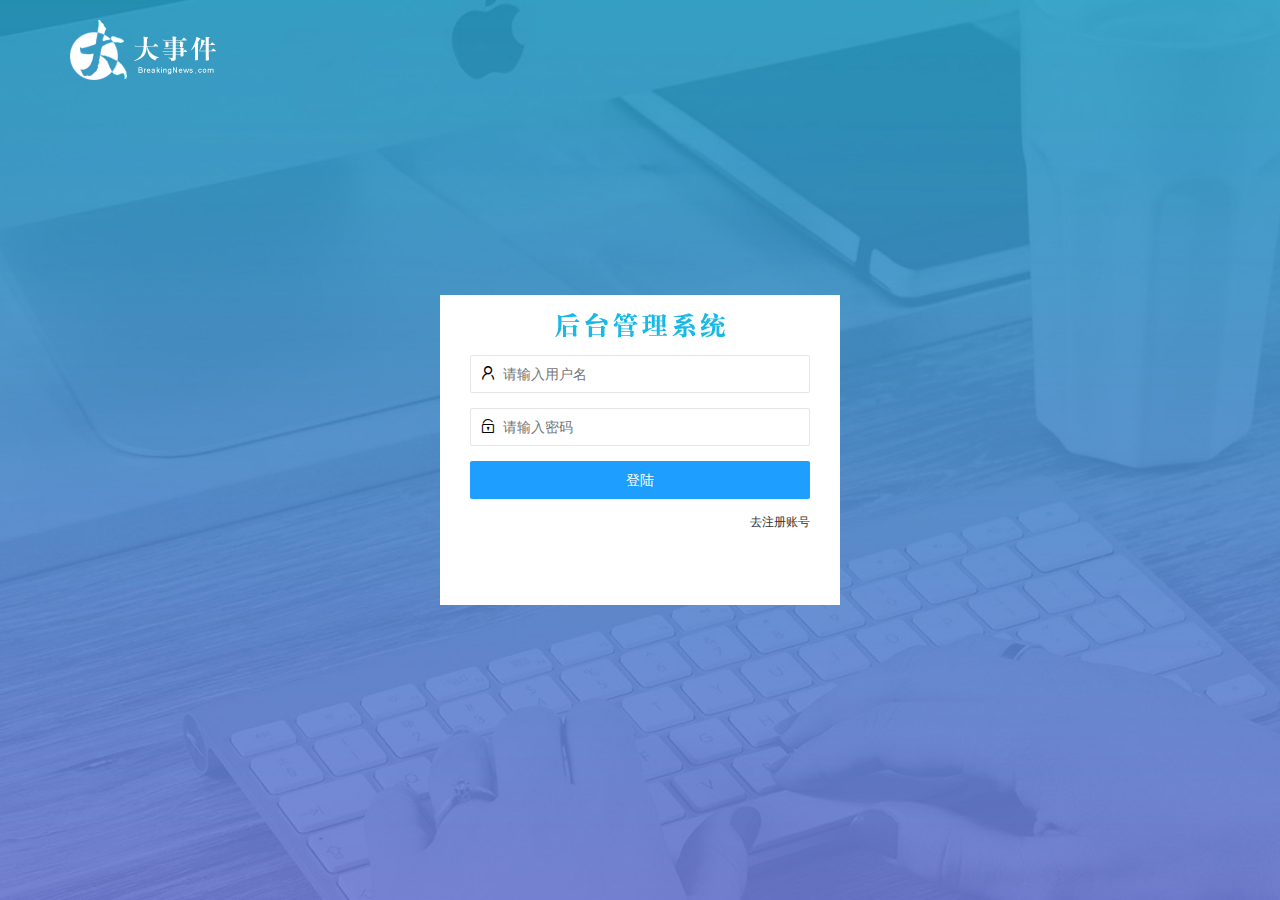
<file: login.html>
<!DOCTYPE html>
<html lang="en">

<head>
    <meta charset="UTF-8">
    <meta name="viewport" content="width=device-width, initial-scale=1.0">
    <title>大事件-登陆/注册</title>
    <!-- 引入layUI的css样式 -->
    <link rel="stylesheet" href="./assets/lib/layui/css/layui.css">
    <!-- 引入自己的css样式 -->
    <link rel="stylesheet" href="./assets/css/login.css">
</head>

<body>
    <!-- 大事件logo -->
    <div class="layui-main">
        <img src="./assets/images/logo.png" alt="logo" class="login_logo">
    </div>
    <!-- 登录注册 -->
    <div class="loginAndRegBox">
        <!-- 表头 -->
        <div class="title_box"></div>

        <!-- 登陆-->
        <div class="login_box">
            <!-- 登陆的表单 -->
            <form class="layui-form" id="form_login">
                <!-- 用户名 -->
                <div class="layui-form-item">
                    <i class="layui-icon layui-icon-username"></i>
                    <input type="text" name="username" required lay-verify="required" placeholder="请输入用户名" autocomplete="off" class="layui-input">
                </div>
                <!-- 密码 -->
                <div class="layui-form-item">
                    <i class="layui-icon layui-icon-password"></i>
                    <input type="password" name="password" required lay-verify="required|pwd" placeholder="请输入密码" autocomplete="off" class="layui-input">
                </div>
                <!-- 登陆按钮 -->
                <!-- lay-submit属性是提交按钮的特有属性 -->
                <div class="layui-form-item">
                    <button class="layui-btn layui-btn-fluid layui-btn-normal" lay-submit>登陆</button>
                </div>
                <div class="layui-form-item links">
                    <a href="javascript:;" id="link_reg">去注册账号</a>
                </div>
            </form>
        </div>

        <!-- 注册 -->
        <div class="reg_box">
            <!-- 注册的表单 -->
            <form class="layui-form" id="form_reg">
                <!-- 用户名 -->
                <div class="layui-form-item">
                    <i class="layui-icon layui-icon-username"></i>
                    <input type="text" name="username" required lay-verify="required" placeholder="请输入用户名" autocomplete="off" class="layui-input">
                </div>
                <!-- 密码 -->
                <div class="layui-form-item">
                    <i class="layui-icon layui-icon-password"></i>
                    <input type="password" name="password" required lay-verify="required|pwd" placeholder="请输入密码" autocomplete="off" class="layui-input" id="passwords">
                </div>
                <!-- 确认密码 -->
                <div class="layui-form-item">
                    <i class="layui-icon layui-icon-password"></i>
                    <input type="password" name="repassword" required lay-verify="required|pwd|repwd" placeholder="再次确认密码" autocomplete="off" class="layui-input">
                </div>
                <!-- 登陆按钮 -->
                <!-- lay-submit属性是提交按钮的特有属性 -->
                <div class="layui-form-item">
                    <button class="layui-btn layui-btn-fluid layui-btn-normal" lay-submit>注册</button>
                </div>
                <div class="layui-form-item links">
                    <a href="javascript:;" id="link_login">去登陆</a>
                </div>
            </form>
        </div>

    </div>
    <!-- layui的js文件 -->
    <script src="./assets/lib/layui/layui.all.js"></script>
    <script src="./assets/lib/jquery.js"></script>
    <script src="./assets/js/baseAPI.js"></script>
    <script src="./assets/js/login.js"></script>
</body>

</html>
</file>
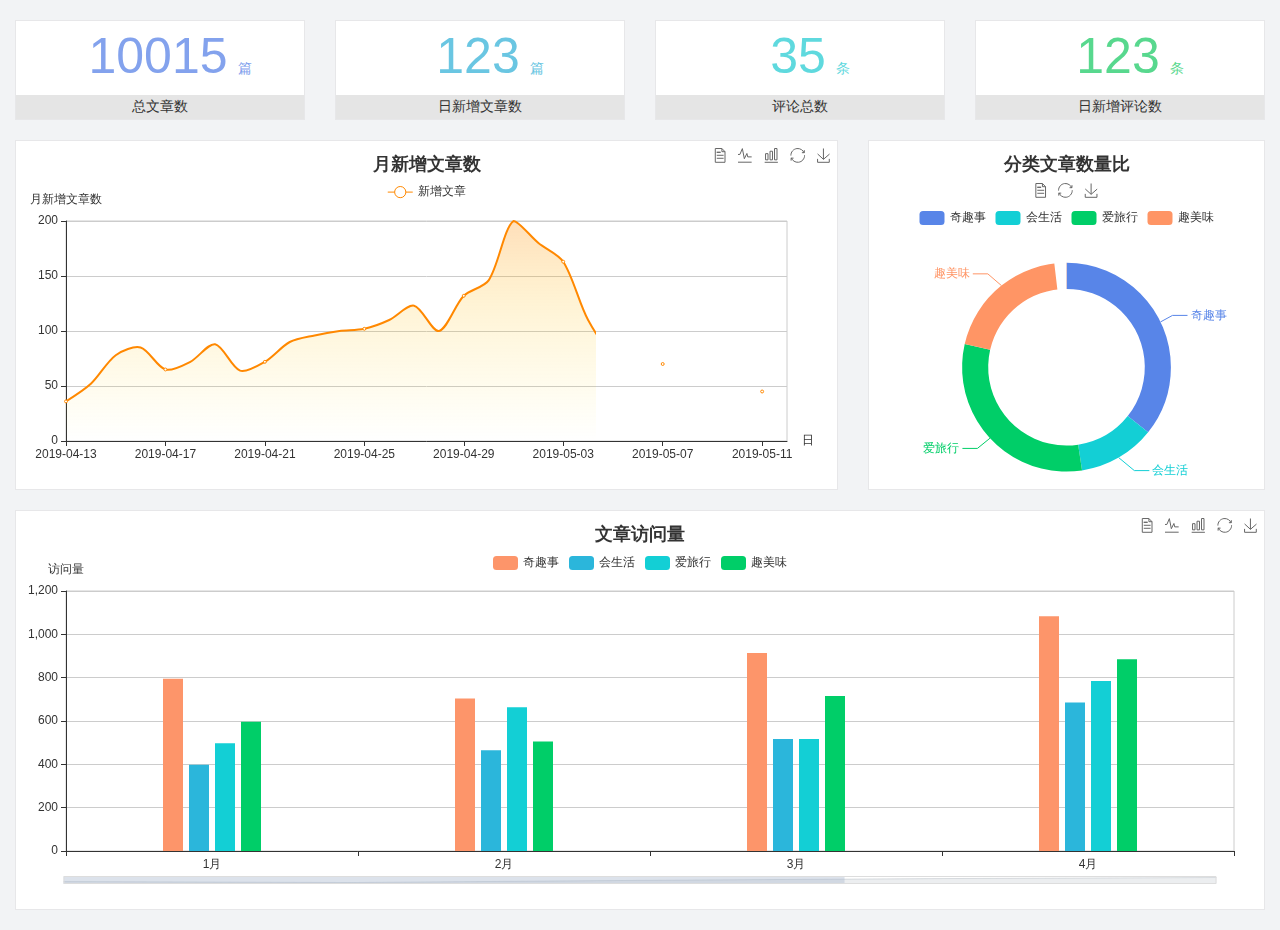
<file: home/dashboard.html>
<!DOCTYPE html>
<html lang="en">

<head>
  <meta charset="UTF-8">
  <meta name="viewport" content="width=device-width, initial-scale=1.0">
  <meta http-equiv="X-UA-Compatible" content="ie=edge">
  <title>图表统计</title>
  <link rel="stylesheet" href="../../assets/lib/bootstrap.css" />
  <link rel="stylesheet" href="../../assets/lib/main.css" />
  <script src="../../assets/lib/jquery.js"></script>
  <script type="text/javascript" src="../../assets/lib/echarts.min.js"></script>
</head>

<body>
  <div class="container-fluid">
    <div class="row spannel_list">
      <div class="col-sm-3 col-xs-6">
        <div class="spannel">
          <em>10015</em><span>篇</span>
          <b>总文章数</b>
        </div>
      </div>
      <div class="col-sm-3 col-xs-6">
        <div class="spannel scolor01">
          <em>123</em><span>篇</span>
          <b>日新增文章数</b>
        </div>
      </div>
      <div class="col-sm-3 col-xs-6">
        <div class="spannel scolor02">
          <em>35</em><span>条</span>
          <b>评论总数</b>
        </div>
      </div>
      <div class="col-sm-3 col-xs-6">
        <div class="spannel scolor03">
          <em>123</em><span>条</span>
          <b>日新增评论数</b>
        </div>
      </div>
    </div>
  </div>

  <div class="container-fluid">
    <div class="row curve-pie">
      <div class="col-lg-8 col-md-8">
        <div class="gragh_pannel" id="curve_show"></div>
      </div>
      <div class="col-lg-4 col-md-4">
        <div class="gragh_pannel" id="pie_show"></div>
      </div>
    </div>
  </div>

  <div class="container-fluid">
    <div class="column_pannel" id="column_show"></div>
  </div>

  <script>
    var oChart = echarts.init(document.getElementById('curve_show'));
    var aList_all = [
      { 'count': 36, 'date': '2019-04-13' },
      { 'count': 52, 'date': '2019-04-14' },
      { 'count': 78, 'date': '2019-04-15' },
      { 'count': 85, 'date': '2019-04-16' },
      { 'count': 65, 'date': '2019-04-17' },
      { 'count': 72, 'date': '2019-04-18' },
      { 'count': 88, 'date': '2019-04-19' },
      { 'count': 64, 'date': '2019-04-20' },
      { 'count': 72, 'date': '2019-04-21' },
      { 'count': 90, 'date': '2019-04-22' },
      { 'count': 96, 'date': '2019-04-23' },
      { 'count': 100, 'date': '2019-04-24' },
      { 'count': 102, 'date': '2019-04-25' },
      { 'count': 110, 'date': '2019-04-26' },
      { 'count': 123, 'date': '2019-04-27' },
      { 'count': 100, 'date': '2019-04-28' },
      { 'count': 132, 'date': '2019-04-29' },
      { 'count': 146, 'date': '2019-04-30' },
      { 'count': 200, 'date': '2019-05-01' },
      { 'count': 180, 'date': '2019-05-02' },
      { 'count': 163, 'date': '2019-05-03' },
      { 'count': 110, 'date': '2019-05-04' },
      { 'count': 80, 'date': '2019-05-05' },
      { 'count': 82, 'date': '2019-05-06' },
      { 'count': 70, 'date': '2019-05-07' },
      { 'count': 65, 'date': '2019-05-08' },
      { 'count': 54, 'date': '2019-05-09' },
      { 'count': 40, 'date': '2019-05-10' },
      { 'count': 45, 'date': '2019-05-11' },
      { 'count': 38, 'date': '2019-05-12' },
    ];

    let aCount = [];
    let aDate = [];

    for (var i = 0; i < aList_all.length; i++) {
      aCount.push(aList_all[i].count);
      aDate.push(aList_all[i].date);
    }

    var chartopt = {
      title: {
        text: '月新增文章数',
        left: 'center',
        top: '10'
      },
      tooltip: {
        trigger: 'axis'
      },
      legend: {
        data: ['新增文章'],
        top: '40'
      },
      toolbox: {
        show: true,
        feature: {
          mark: { show: true },
          dataView: { show: true, readOnly: false },
          magicType: { show: true, type: ['line', 'bar'] },
          restore: { show: true },
          saveAsImage: { show: true }
        }
      },
      calculable: true,
      xAxis: [
        {
          name: '日',
          type: 'category',
          boundaryGap: false,
          data: aDate
        }
      ],
      yAxis: [
        {
          name: '月新增文章数',
          type: 'value'
        }
      ],
      series: [
        {
          name: '新增文章',
          type: 'line',
          smooth: true,
          itemStyle: { normal: { areaStyle: { type: 'default' }, color: '#f80' }, lineStyle: { color: '#f80' } },
          data: aCount
        }],
      areaStyle: {
        normal: {
          color: new echarts.graphic.LinearGradient(0, 0, 0, 1, [{
            offset: 0,
            color: 'rgba(255,136,0,0.39)'
          }, {
            offset: .34,
            color: 'rgba(255,180,0,0.25)'
          }, {
            offset: 1,
            color: 'rgba(255,222,0,0.00)'
          }])

        }
      },
      grid: {
        show: true,
        x: 50,
        x2: 50,
        y: 80,
        height: 220
      }
    };

    oChart.setOption(chartopt);


    var oPie = echarts.init(document.getElementById('pie_show'));
    var oPieopt =
    {
      title: {
        top: 10,
        text: '分类文章数量比',
        x: 'center'
      },
      tooltip: {
        trigger: 'item',
        formatter: "{a} <br/>{b} : {c} ({d}%)"
      },
      color: ['#5885e8', '#13cfd5', '#00ce68', '#ff9565'],
      legend: {
        x: 'center',
        top: 65,
        data: ['奇趣事', '会生活', '爱旅行', '趣美味']
      },
      toolbox: {
        show: true,
        x: 'center',
        top: 35,
        feature: {
          mark: { show: true },
          dataView: { show: true, readOnly: false },
          magicType: {
            show: true,
            type: ['pie', 'funnel'],
            option: {
              funnel: {
                x: '25%',
                width: '50%',
                funnelAlign: 'left',
                max: 1548
              }
            }
          },
          restore: { show: true },
          saveAsImage: { show: true }
        }
      },
      calculable: true,
      series: [
        {
          name: '访问来源',
          type: 'pie',
          radius: ['45%', '60%'],
          center: ['50%', '65%'],
          data: [
            { value: 300, name: '奇趣事' },
            { value: 100, name: '会生活' },
            { value: 260, name: '爱旅行' },
            { value: 180, name: '趣美味' }
          ]
        }
      ]
    };
    oPie.setOption(oPieopt);



    var oColumn = this.echarts.init(document.getElementById('column_show'));
    var oColumnopt =
    {
      title: {
        text: '文章访问量',
        left: 'center',
        top: '10'
      },
      tooltip: {
        trigger: 'axis'
      },
      legend: {
        data: ['奇趣事', '会生活', '爱旅行', '趣美味'],
        top: '40'
      },
      toolbox: {
        show: true,
        feature: {
          mark: { show: true },
          dataView: { show: true, readOnly: false },
          magicType: { show: true, type: ['line', 'bar'] },
          restore: { show: true },
          saveAsImage: { show: true }
        }
      },
      calculable: true,
      xAxis: [
        {
          type: 'category',
          data: ['1月', '2月', '3月', '4月', '5月']
        }
      ],
      yAxis: [
        {
          name: '访问量',
          type: 'value'
        }
      ],
      series: [
        {
          name: '奇趣事',
          type: 'bar',
          barWidth: 20,
          itemStyle: {
            normal: { areaStyle: { type: 'default' }, color: '#fd956a' }
          },
          data: [800, 708, 920, 1090, 1200]
        },
        {
          name: '会生活',
          type: 'bar',
          barWidth: 20,
          itemStyle: {
            normal: { areaStyle: { type: 'default' }, color: '#2bb6db' }
          },
          data: [400, 468, 520, 690, 800]
        },
        {
          name: '爱旅行',
          type: 'bar',
          barWidth: 20,
          itemStyle: {
            normal: { areaStyle: { type: 'default' }, color: '#13cfd5' }
          },
          data: [500, 668, 520, 790, 900]
        },
        {
          name: '趣美味',
          type: 'bar',
          barWidth: 20,
          itemStyle: {
            normal: { areaStyle: { type: 'default' }, color: '#00ce68' }
          },
          data: [600, 508, 720, 890, 1000]
        }
      ],
      grid: {
        show: true,
        x: 50,
        x2: 30,
        y: 80,
        height: 260
      },
      dataZoom: [//给x轴设置滚动条
        {
          start: 0,//默认为0
          end: 100 - 1000 / 31,//默认为100
          type: 'slider',
          show: true,
          xAxisIndex: [0],
          handleSize: 0,//滑动条的 左右2个滑动条的大小
          height: 8,//组件高度
          left: 45, //左边的距离
          right: 50,//右边的距离
          bottom: 26,//右边的距离
          handleColor: '#ddd',//h滑动图标的颜色
          handleStyle: {
            borderColor: "#cacaca",
            borderWidth: "1",
            shadowBlur: 2,
            background: "#ddd",
            shadowColor: "#ddd",
          }
        }]
    };
    oColumn.setOption(oColumnopt);
  </script>
</body>

</html>
</file>
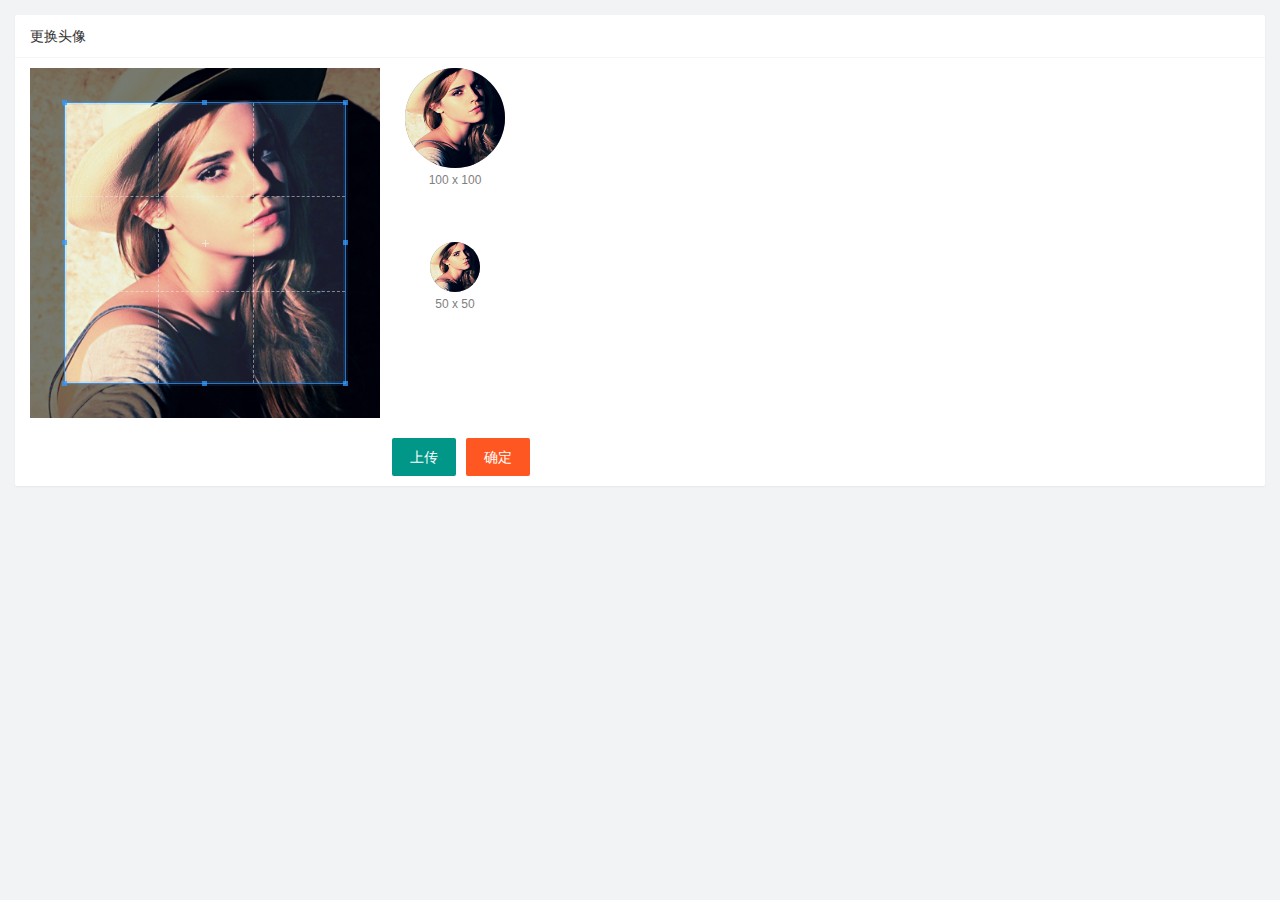
<file: user/user_avatar.html>
<!DOCTYPE html>
<html lang="en">

<head>
    <meta charset="UTF-8">
    <meta name="viewport" content="width=device-width, initial-scale=1.0">
    <title>Document</title>
    <link rel="stylesheet" href="../assets/lib/layui/css/layui.css">
    <link rel="stylesheet" href="../assets/lib/cropper/cropper.css">
    <link rel="stylesheet" href="../assets/css/user/user_avatar.css">
</head>

<body>
    <!-- 卡片模块 -->
    <div class="layui-card">
        <div class="layui-card-header">更换头像</div>
        <div class="layui-card-body">
            <!-- 第一行的图片裁剪和预览区域 -->
            <div class="row1">
                <!-- 图片裁剪区域 -->
                <div class="cropper-box">
                    <!-- 这个 img 标签很重要，将来会把它初始化为裁剪区域 -->
                    <img id="image" src="../assets/images/sample.jpg" />
                </div>
                <!-- 图片的预览区域 -->
                <div class="preview-box">
                    <div>
                        <!-- 宽高为 100px 的预览区域 -->
                        <div class="img-preview w100"></div>
                        <p class="size">100 x 100</p>
                    </div>
                    <div>
                        <!-- 宽高为 50px 的预览区域 -->
                        <div class="img-preview w50"></div>
                        <p class="size">50 x 50</p>
                    </div>
                </div>
            </div>

            <!-- 第二行的按钮区域 -->
            <div class="row2">
                <input type="file" id="file" accept="image/jpeg,image/png">
                <button type="button" class="layui-btn" id="btnChooseImage">上传</button>
                <button type="button" class="layui-btn layui-btn-danger" id="btnUpload">确定</button>
            </div>
        </div>
    </div>

    <script src="../assets/lib/layui/layui.all.js"></script>
    <script src="../assets/lib/jquery.js"></script>
    <script src="../assets/lib/cropper/Cropper.js"></script>
    <script src="../assets/lib/cropper/jquery-cropper.js"></script>
    <script src="../assets/js/baseAPI.js"></script>
    <script src="../assets/js/user/user_avatar.js"></script>
</body>

</html>
</file>
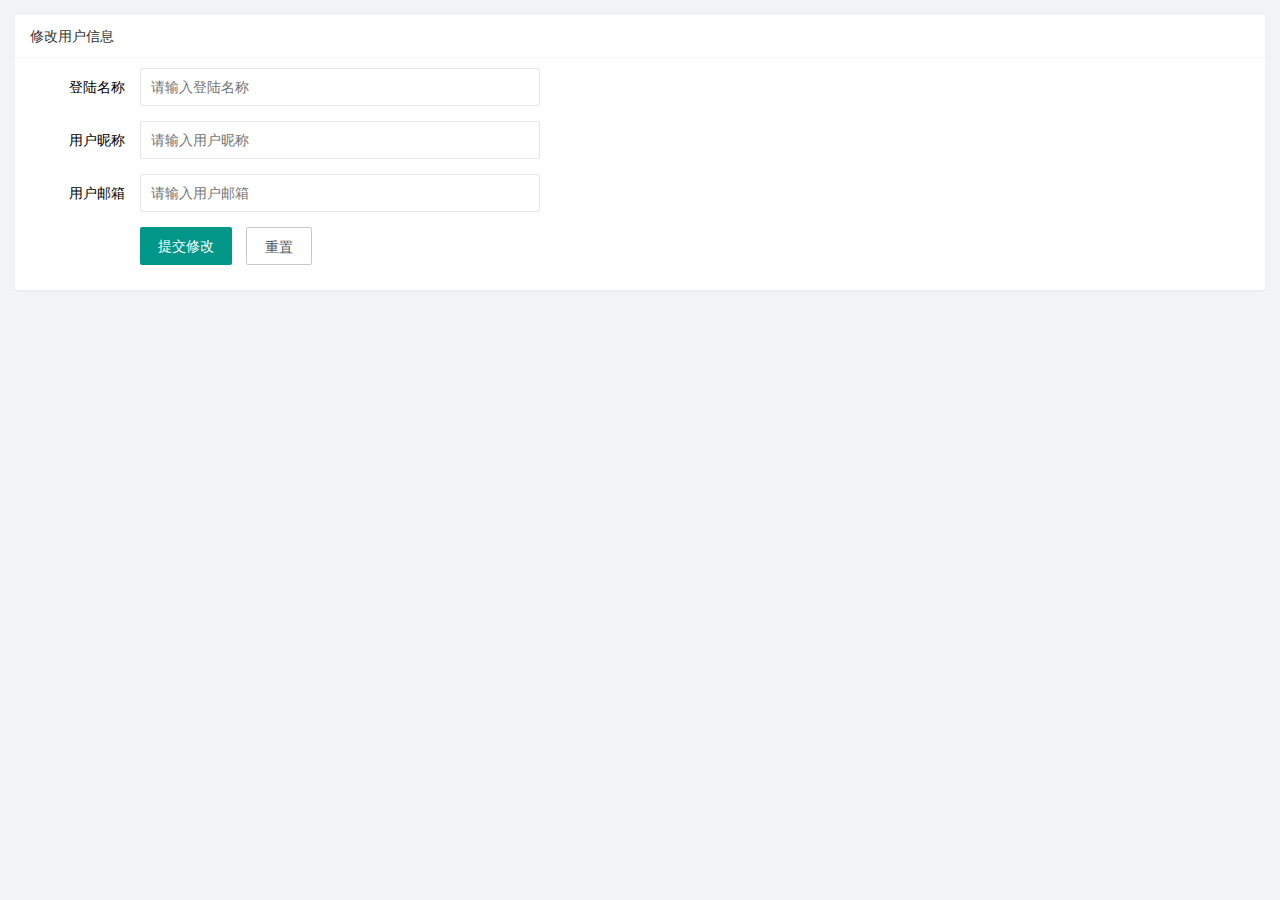
<file: user/user_info.html>
<!DOCTYPE html>
<html lang="en">

<head>
    <meta charset="UTF-8">
    <meta name="viewport" content="width=device-width, initial-scale=1.0">
    <title>Document</title>
    <link rel="stylesheet" href="../assets/lib/layui/css/layui.css">
    <link rel="stylesheet" href="../assets/css/user/user_info.css">
</head>

<body>
    <!-- 卡片区域 -->
    <div class="layui-card">
        <div class="layui-card-header">修改用户信息</div>
        <div class="layui-card-body">

            <form class="layui-form" lay-filter="formUserInfo">
                <!-- 设置一个名为id的隐藏域 -->
                <input type="hidden" name="id" value="">

                <div class="layui-form-item">
                    <label class="layui-form-label">登陆名称</label>
                    <div class="layui-input-block">
                        <input type="text" name="username" required lay-verify="" placeholder="请输入登陆名称" autocomplete="off" class="layui-input" readonly>
                    </div>
                </div>
                <div class="layui-form-item">
                    <label class="layui-form-label">用户昵称</label>
                    <div class="layui-input-block">
                        <input type="text" name="nickname" required lay-verify="required|nickname" placeholder="请输入用户昵称" autocomplete="off" class="layui-input">
                    </div>
                </div>
                <div class="layui-form-item">
                    <label class="layui-form-label">用户邮箱</label>
                    <div class="layui-input-block">
                        <input type="text" name="email" required lay-verify="required|email" placeholder="请输入用户邮箱" autocomplete="off" class="layui-input">
                    </div>
                </div>
                <div class="layui-form-item">
                    <div class="layui-input-block">
                        <button class="layui-btn" lay-submit lay-filter="formDemo">提交修改</button>
                        <button type="reset" class="layui-btn layui-btn-primary" id="btnReset">重置</button>
                    </div>
                </div>

            </form>

        </div>
    </div>
    <script src="../assets/lib/layui/layui.all.js"></script>
    <script src="../assets/lib/jquery.js"></script>
    <script src="../assets/js/baseAPI.js"></script>
    <script src="../assets/js/user/user_info.js"></script>
</body>

</html>
</file>
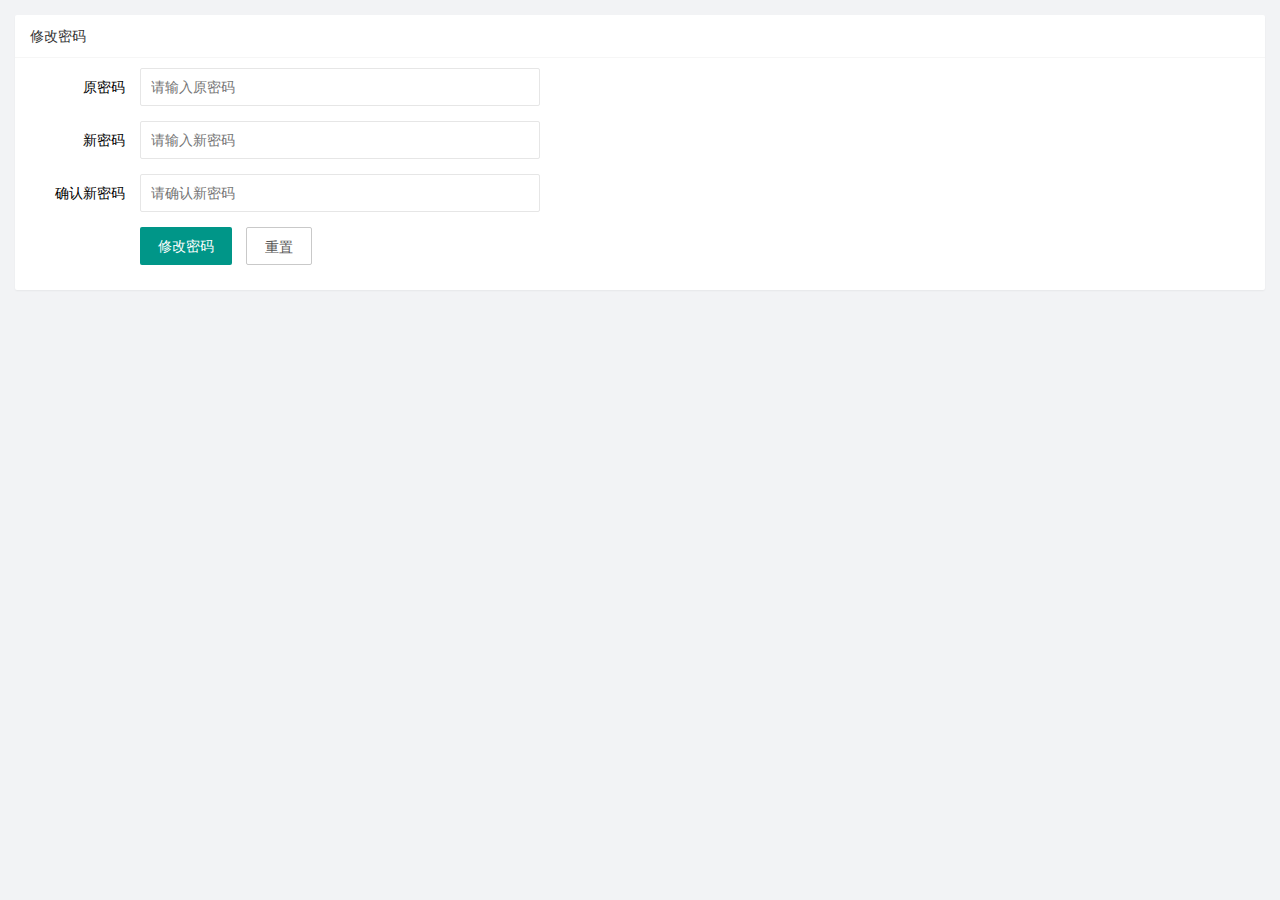
<file: user/user_pwd.html>
<!DOCTYPE html>
<html lang="en">

<head>
    <meta charset="UTF-8">
    <meta name="viewport" content="width=device-width, initial-scale=1.0">
    <title>Document</title>
    <link rel="stylesheet" href="../assets/lib/layui/css/layui.css">
    <link rel="stylesheet" href="../assets/css/user/user_pwd.css">
</head>

<body>
    <!-- 卡片区域 -->
    <div class="layui-card">
        <div class="layui-card-header">修改密码</div>
        <div class="layui-card-body">
            <form class="layui-form">
                <div class="layui-form-item">
                    <label class="layui-form-label">原密码</label>
                    <div class="layui-input-block">
                        <input type="password" name="oldPwd" required lay-verify="required|pwd" placeholder="请输入原密码" autocomplete="off" class="layui-input oldPwd">
                    </div>
                </div>
                <div class="layui-form-item">
                    <label class="layui-form-label">新密码</label>
                    <div class="layui-input-block">
                        <input type="password" name="newPwd" required lay-verify="required|pwd|samPwd" placeholder="请输入新密码" autocomplete="off" class="layui-input newPwd">
                    </div>
                </div>
                <div class="layui-form-item">
                    <label class="layui-form-label">确认新密码</label>
                    <div class="layui-input-block">
                        <input type="password" name="rePwd" required lay-verify="required|pwd|rePwds" placeholder="请确认新密码" autocomplete="off" class="layui-input rePwd">
                    </div>
                </div>
                <div class="layui-form-item">
                    <div class="layui-input-block">
                        <button class="layui-btn" lay-submit lay-filter="formDemo">修改密码</button>
                        <button type="reset" class="layui-btn layui-btn-primary">重置</button>
                    </div>
                </div>

            </form>

        </div>
    </div>
    <script src="../assets/lib/layui/layui.all.js"></script>
    <script src="../assets/lib/jquery.js"></script>
    <script src="../assets/js/baseAPI.js"></script>
    <script src="../assets/js/user/user_pwd.js"></script>
</body>

</html>
</file>
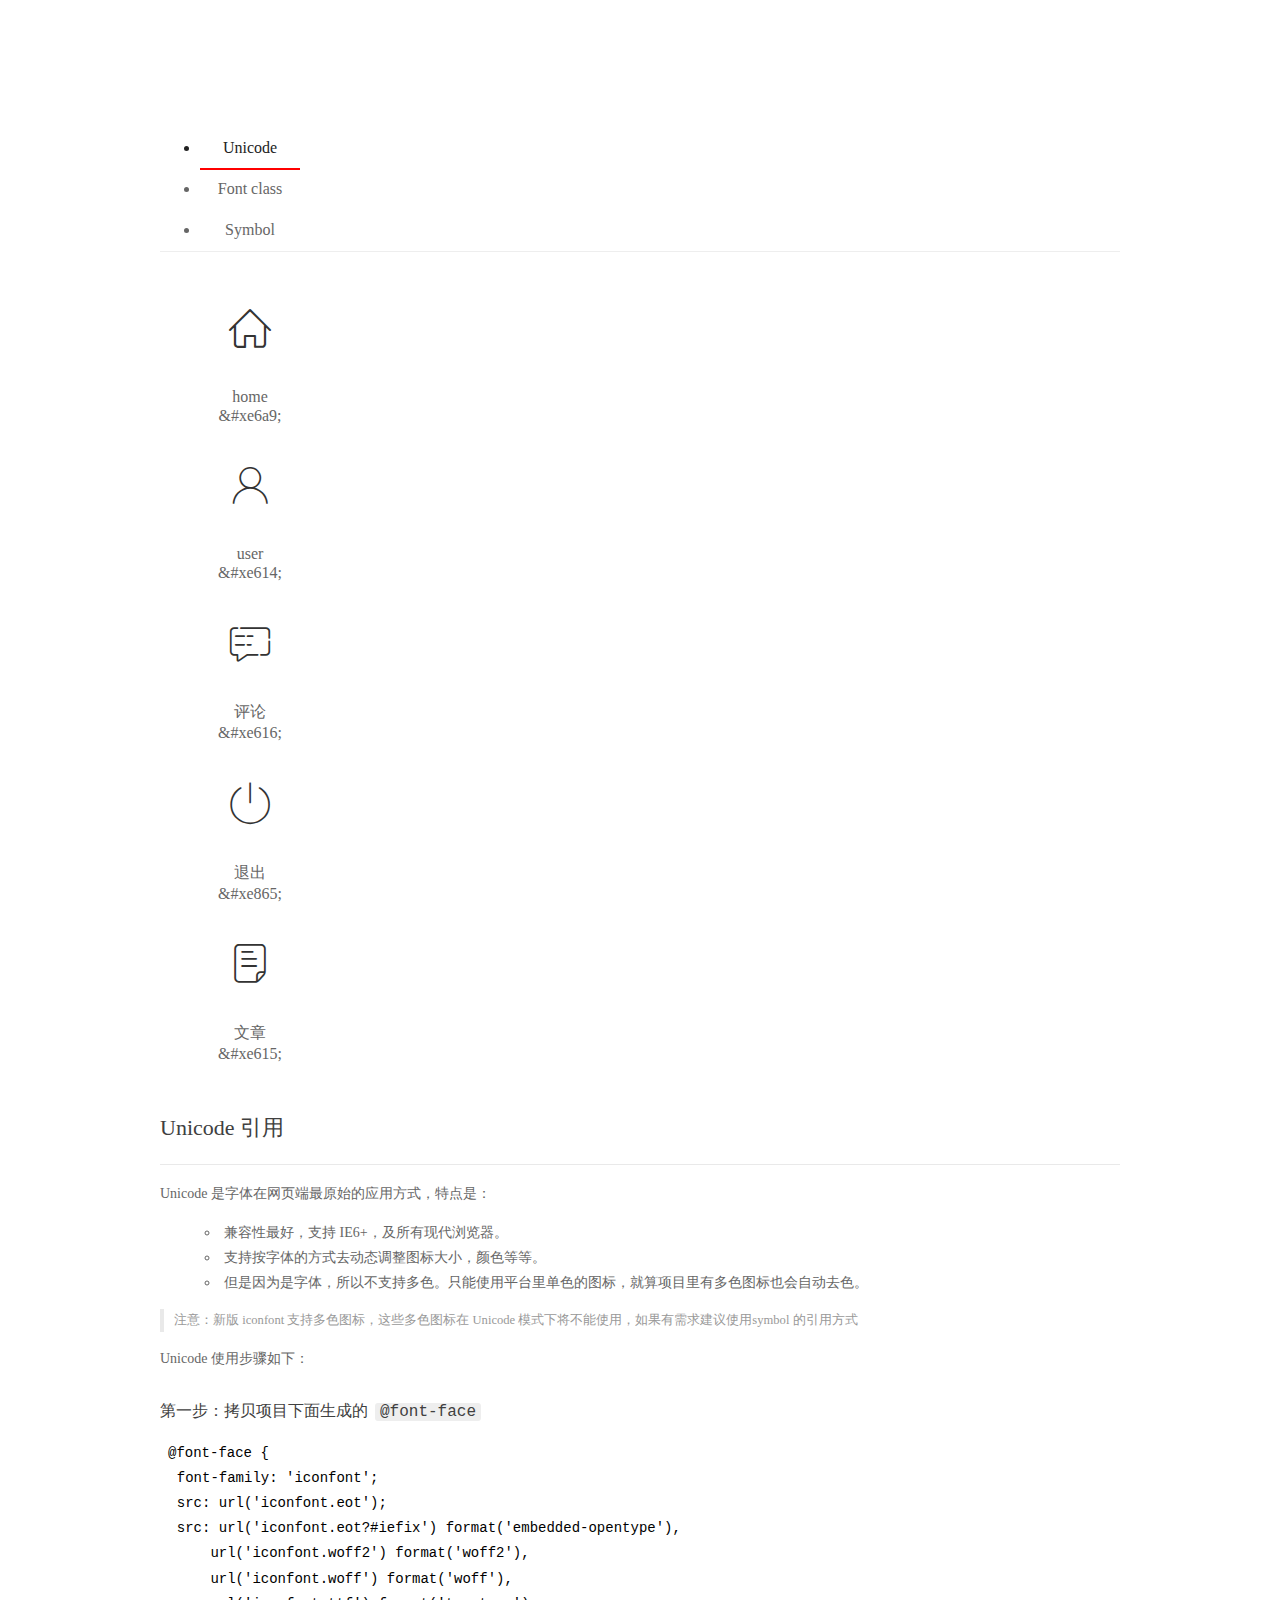
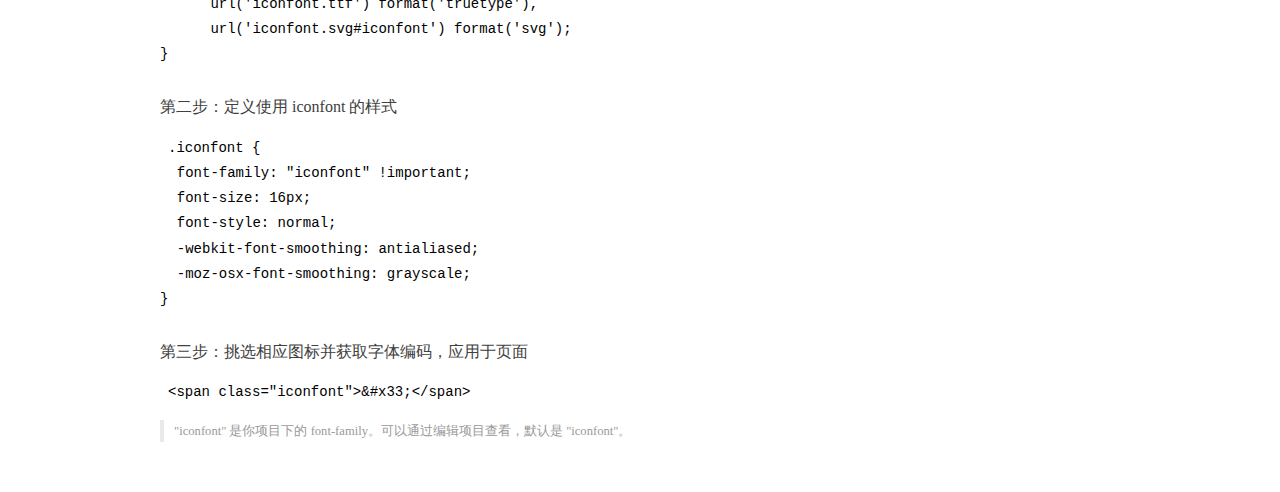
<file: assets/fonts/demo_index.html>
<!DOCTYPE html>
<html>
<head>
  <meta charset="utf-8"/>
  <title>IconFont Demo</title>
  <link rel="shortcut icon" href="https://gtms04.alicdn.com/tps/i4/TB1_oz6GVXXXXaFXpXXJDFnIXXX-64-64.ico" type="image/x-icon"/>
  <link rel="stylesheet" href="https://g.alicdn.com/thx/cube/1.3.2/cube.min.css">
  <link rel="stylesheet" href="demo.css">
  <link rel="stylesheet" href="iconfont.css">
  <script src="iconfont.js"></script>
  <!-- jQuery -->
  <script src="https://a1.alicdn.com/oss/uploads/2018/12/26/7bfddb60-08e8-11e9-9b04-53e73bb6408b.js"></script>
  <!-- 代码高亮 -->
  <script src="https://a1.alicdn.com/oss/uploads/2018/12/26/a3f714d0-08e6-11e9-8a15-ebf944d7534c.js"></script>
</head>
<body>
  <div class="main">
    <h1 class="logo"><a href="https://www.iconfont.cn/" title="iconfont 首页" target="_blank">&#xe86b;</a></h1>
    <div class="nav-tabs">
      <ul id="tabs" class="dib-box">
        <li class="dib active"><span>Unicode</span></li>
        <li class="dib"><span>Font class</span></li>
        <li class="dib"><span>Symbol</span></li>
      </ul>
      
    </div>
    <div class="tab-container">
      <div class="content unicode" style="display: block;">
          <ul class="icon_lists dib-box">
          
            <li class="dib">
              <span class="icon iconfont">&#xe6a9;</span>
                <div class="name">home</div>
                <div class="code-name">&amp;#xe6a9;</div>
              </li>
          
            <li class="dib">
              <span class="icon iconfont">&#xe614;</span>
                <div class="name">user</div>
                <div class="code-name">&amp;#xe614;</div>
              </li>
          
            <li class="dib">
              <span class="icon iconfont">&#xe616;</span>
                <div class="name">评论</div>
                <div class="code-name">&amp;#xe616;</div>
              </li>
          
            <li class="dib">
              <span class="icon iconfont">&#xe865;</span>
                <div class="name">退出</div>
                <div class="code-name">&amp;#xe865;</div>
              </li>
          
            <li class="dib">
              <span class="icon iconfont">&#xe615;</span>
                <div class="name">文章</div>
                <div class="code-name">&amp;#xe615;</div>
              </li>
          
          </ul>
          <div class="article markdown">
          <h2 id="unicode-">Unicode 引用</h2>
          <hr>

          <p>Unicode 是字体在网页端最原始的应用方式，特点是：</p>
          <ul>
            <li>兼容性最好，支持 IE6+，及所有现代浏览器。</li>
            <li>支持按字体的方式去动态调整图标大小，颜色等等。</li>
            <li>但是因为是字体，所以不支持多色。只能使用平台里单色的图标，就算项目里有多色图标也会自动去色。</li>
          </ul>
          <blockquote>
            <p>注意：新版 iconfont 支持多色图标，这些多色图标在 Unicode 模式下将不能使用，如果有需求建议使用symbol 的引用方式</p>
          </blockquote>
          <p>Unicode 使用步骤如下：</p>
          <h3 id="-font-face">第一步：拷贝项目下面生成的 <code>@font-face</code></h3>
<pre><code class="language-css"
>@font-face {
  font-family: 'iconfont';
  src: url('iconfont.eot');
  src: url('iconfont.eot?#iefix') format('embedded-opentype'),
      url('iconfont.woff2') format('woff2'),
      url('iconfont.woff') format('woff'),
      url('iconfont.ttf') format('truetype'),
      url('iconfont.svg#iconfont') format('svg');
}
</code></pre>
          <h3 id="-iconfont-">第二步：定义使用 iconfont 的样式</h3>
<pre><code class="language-css"
>.iconfont {
  font-family: "iconfont" !important;
  font-size: 16px;
  font-style: normal;
  -webkit-font-smoothing: antialiased;
  -moz-osx-font-smoothing: grayscale;
}
</code></pre>
          <h3 id="-">第三步：挑选相应图标并获取字体编码，应用于页面</h3>
<pre>
<code class="language-html"
>&lt;span class="iconfont"&gt;&amp;#x33;&lt;/span&gt;
</code></pre>
          <blockquote>
            <p>"iconfont" 是你项目下的 font-family。可以通过编辑项目查看，默认是 "iconfont"。</p>
          </blockquote>
          </div>
      </div>
      <div class="content font-class">
        <ul class="icon_lists dib-box">
          
          <li class="dib">
            <span class="icon iconfont icon-home"></span>
            <div class="name">
              home
            </div>
            <div class="code-name">.icon-home
            </div>
          </li>
          
          <li class="dib">
            <span class="icon iconfont icon-user"></span>
            <div class="name">
              user
            </div>
            <div class="code-name">.icon-user
            </div>
          </li>
          
          <li class="dib">
            <span class="icon iconfont icon-pinglun"></span>
            <div class="name">
              评论
            </div>
            <div class="code-name">.icon-pinglun
            </div>
          </li>
          
          <li class="dib">
            <span class="icon iconfont icon-tuichu"></span>
            <div class="name">
              退出
            </div>
            <div class="code-name">.icon-tuichu
            </div>
          </li>
          
          <li class="dib">
            <span class="icon iconfont icon-16"></span>
            <div class="name">
              文章
            </div>
            <div class="code-name">.icon-16
            </div>
          </li>
          
        </ul>
        <div class="article markdown">
        <h2 id="font-class-">font-class 引用</h2>
        <hr>

        <p>font-class 是 Unicode 使用方式的一种变种，主要是解决 Unicode 书写不直观，语意不明确的问题。</p>
        <p>与 Unicode 使用方式相比，具有如下特点：</p>
        <ul>
          <li>兼容性良好，支持 IE8+，及所有现代浏览器。</li>
          <li>相比于 Unicode 语意明确，书写更直观。可以很容易分辨这个 icon 是什么。</li>
          <li>因为使用 class 来定义图标，所以当要替换图标时，只需要修改 class 里面的 Unicode 引用。</li>
          <li>不过因为本质上还是使用的字体，所以多色图标还是不支持的。</li>
        </ul>
        <p>使用步骤如下：</p>
        <h3 id="-fontclass-">第一步：引入项目下面生成的 fontclass 代码：</h3>
<pre><code class="language-html">&lt;link rel="stylesheet" href="./iconfont.css"&gt;
</code></pre>
        <h3 id="-">第二步：挑选相应图标并获取类名，应用于页面：</h3>
<pre><code class="language-html">&lt;span class="iconfont icon-xxx"&gt;&lt;/span&gt;
</code></pre>
        <blockquote>
          <p>"
            iconfont" 是你项目下的 font-family。可以通过编辑项目查看，默认是 "iconfont"。</p>
        </blockquote>
      </div>
      </div>
      <div class="content symbol">
          <ul class="icon_lists dib-box">
          
            <li class="dib">
                <svg class="icon svg-icon" aria-hidden="true">
                  <use xlink:href="#icon-home"></use>
                </svg>
                <div class="name">home</div>
                <div class="code-name">#icon-home</div>
            </li>
          
            <li class="dib">
                <svg class="icon svg-icon" aria-hidden="true">
                  <use xlink:href="#icon-user"></use>
                </svg>
                <div class="name">user</div>
                <div class="code-name">#icon-user</div>
            </li>
          
            <li class="dib">
                <svg class="icon svg-icon" aria-hidden="true">
                  <use xlink:href="#icon-pinglun"></use>
                </svg>
                <div class="name">评论</div>
                <div class="code-name">#icon-pinglun</div>
            </li>
          
            <li class="dib">
                <svg class="icon svg-icon" aria-hidden="true">
                  <use xlink:href="#icon-tuichu"></use>
                </svg>
                <div class="name">退出</div>
                <div class="code-name">#icon-tuichu</div>
            </li>
          
            <li class="dib">
                <svg class="icon svg-icon" aria-hidden="true">
                  <use xlink:href="#icon-16"></use>
                </svg>
                <div class="name">文章</div>
                <div class="code-name">#icon-16</div>
            </li>
          
          </ul>
          <div class="article markdown">
          <h2 id="symbol-">Symbol 引用</h2>
          <hr>

          <p>这是一种全新的使用方式，应该说这才是未来的主流，也是平台目前推荐的用法。相关介绍可以参考这篇<a href="">文章</a>
            这种用法其实是做了一个 SVG 的集合，与另外两种相比具有如下特点：</p>
          <ul>
            <li>支持多色图标了，不再受单色限制。</li>
            <li>通过一些技巧，支持像字体那样，通过 <code>font-size</code>, <code>color</code> 来调整样式。</li>
            <li>兼容性较差，支持 IE9+，及现代浏览器。</li>
            <li>浏览器渲染 SVG 的性能一般，还不如 png。</li>
          </ul>
          <p>使用步骤如下：</p>
          <h3 id="-symbol-">第一步：引入项目下面生成的 symbol 代码：</h3>
<pre><code class="language-html">&lt;script src="./iconfont.js"&gt;&lt;/script&gt;
</code></pre>
          <h3 id="-css-">第二步：加入通用 CSS 代码（引入一次就行）：</h3>
<pre><code class="language-html">&lt;style&gt;
.icon {
  width: 1em;
  height: 1em;
  vertical-align: -0.15em;
  fill: currentColor;
  overflow: hidden;
}
&lt;/style&gt;
</code></pre>
          <h3 id="-">第三步：挑选相应图标并获取类名，应用于页面：</h3>
<pre><code class="language-html">&lt;svg class="icon" aria-hidden="true"&gt;
  &lt;use xlink:href="#icon-xxx"&gt;&lt;/use&gt;
&lt;/svg&gt;
</code></pre>
          </div>
      </div>

    </div>
  </div>
  <script>
  $(document).ready(function () {
      $('.tab-container .content:first').show()

      $('#tabs li').click(function (e) {
        var tabContent = $('.tab-container .content')
        var index = $(this).index()

        if ($(this).hasClass('active')) {
          return
        } else {
          $('#tabs li').removeClass('active')
          $(this).addClass('active')

          tabContent.hide().eq(index).fadeIn()
        }
      })
    })
  </script>
</body>
</html>
</file>
<file: assets/lib/layui/css/layui.css>
/** layui-v2.5.5 MIT License By https://www.layui.com */
 .layui-inline,img{display:inline-block;vertical-align:middle}h1,h2,h3,h4,h5,h6{font-weight:400}.layui-edge,.layui-header,.layui-inline,.layui-main{position:relative}.layui-body,.layui-edge,.layui-elip{overflow:hidden}.layui-btn,.layui-edge,.layui-inline,img{vertical-align:middle}.layui-btn,.layui-disabled,.layui-icon,.layui-unselect{-moz-user-select:none;-webkit-user-select:none;-ms-user-select:none}.layui-elip,.layui-form-checkbox span,.layui-form-pane .layui-form-label{text-overflow:ellipsis;white-space:nowrap}.layui-breadcrumb,.layui-tree-btnGroup{visibility:hidden}blockquote,body,button,dd,div,dl,dt,form,h1,h2,h3,h4,h5,h6,input,li,ol,p,pre,td,textarea,th,ul{margin:0;padding:0;-webkit-tap-highlight-color:rgba(0,0,0,0)}a:active,a:hover{outline:0}img{border:none}li{list-style:none}table{border-collapse:collapse;border-spacing:0}h4,h5,h6{font-size:100%}button,input,optgroup,option,select,textarea{font-family:inherit;font-size:inherit;font-style:inherit;font-weight:inherit;outline:0}pre{white-space:pre-wrap;white-space:-moz-pre-wrap;white-space:-pre-wrap;white-space:-o-pre-wrap;word-wrap:break-word}body{line-height:24px;font:14px Helvetica Neue,Helvetica,PingFang SC,Tahoma,Arial,sans-serif}hr{height:1px;margin:10px 0;border:0;clear:both}a{color:#333;text-decoration:none}a:hover{color:#777}a cite{font-style:normal;*cursor:pointer}.layui-border-box,.layui-border-box *{box-sizing:border-box}.layui-box,.layui-box *{box-sizing:content-box}.layui-clear{clear:both;*zoom:1}.layui-clear:after{content:'\20';clear:both;*zoom:1;display:block;height:0}.layui-inline{*display:inline;*zoom:1}.layui-edge{display:inline-block;width:0;height:0;border-width:6px;border-style:dashed;border-color:transparent}.layui-edge-top{top:-4px;border-bottom-color:#999;border-bottom-style:solid}.layui-edge-right{border-left-color:#999;border-left-style:solid}.layui-edge-bottom{top:2px;border-top-color:#999;border-top-style:solid}.layui-edge-left{border-right-color:#999;border-right-style:solid}.layui-disabled,.layui-disabled:hover{color:#d2d2d2!important;cursor:not-allowed!important}.layui-circle{border-radius:100%}.layui-show{display:block!important}.layui-hide{display:none!important}@font-face{font-family:layui-icon;src:url(../font/iconfont.eot?v=250);src:url(../font/iconfont.eot?v=250#iefix) format('embedded-opentype'),url(../font/iconfont.woff2?v=250) format('woff2'),url(../font/iconfont.woff?v=250) format('woff'),url(../font/iconfont.ttf?v=250) format('truetype'),url(../font/iconfont.svg?v=250#layui-icon) format('svg')}.layui-icon{font-family:layui-icon!important;font-size:16px;font-style:normal;-webkit-font-smoothing:antialiased;-moz-osx-font-smoothing:grayscale}.layui-icon-reply-fill:before{content:"\e611"}.layui-icon-set-fill:before{content:"\e614"}.layui-icon-menu-fill:before{content:"\e60f"}.layui-icon-search:before{content:"\e615"}.layui-icon-share:before{content:"\e641"}.layui-icon-set-sm:before{content:"\e620"}.layui-icon-engine:before{content:"\e628"}.layui-icon-close:before{content:"\1006"}.layui-icon-close-fill:before{content:"\1007"}.layui-icon-chart-screen:before{content:"\e629"}.layui-icon-star:before{content:"\e600"}.layui-icon-circle-dot:before{content:"\e617"}.layui-icon-chat:before{content:"\e606"}.layui-icon-release:before{content:"\e609"}.layui-icon-list:before{content:"\e60a"}.layui-icon-chart:before{content:"\e62c"}.layui-icon-ok-circle:before{content:"\1005"}.layui-icon-layim-theme:before{content:"\e61b"}.layui-icon-table:before{content:"\e62d"}.layui-icon-right:before{content:"\e602"}.layui-icon-left:before{content:"\e603"}.layui-icon-cart-simple:before{content:"\e698"}.layui-icon-face-cry:before{content:"\e69c"}.layui-icon-face-smile:before{content:"\e6af"}.layui-icon-survey:before{content:"\e6b2"}.layui-icon-tree:before{content:"\e62e"}.layui-icon-upload-circle:before{content:"\e62f"}.layui-icon-add-circle:before{content:"\e61f"}.layui-icon-download-circle:before{content:"\e601"}.layui-icon-templeate-1:before{content:"\e630"}.layui-icon-util:before{content:"\e631"}.layui-icon-face-surprised:before{content:"\e664"}.layui-icon-edit:before{content:"\e642"}.layui-icon-speaker:before{content:"\e645"}.layui-icon-down:before{content:"\e61a"}.layui-icon-file:before{content:"\e621"}.layui-icon-layouts:before{content:"\e632"}.layui-icon-rate-half:before{content:"\e6c9"}.layui-icon-add-circle-fine:before{content:"\e608"}.layui-icon-prev-circle:before{content:"\e633"}.layui-icon-read:before{content:"\e705"}.layui-icon-404:before{content:"\e61c"}.layui-icon-carousel:before{content:"\e634"}.layui-icon-help:before{content:"\e607"}.layui-icon-code-circle:before{content:"\e635"}.layui-icon-water:before{content:"\e636"}.layui-icon-username:before{content:"\e66f"}.layui-icon-find-fill:before{content:"\e670"}.layui-icon-about:before{content:"\e60b"}.layui-icon-location:before{content:"\e715"}.layui-icon-up:before{content:"\e619"}.layui-icon-pause:before{content:"\e651"}.layui-icon-date:before{content:"\e637"}.layui-icon-layim-uploadfile:before{content:"\e61d"}.layui-icon-delete:before{content:"\e640"}.layui-icon-play:before{content:"\e652"}.layui-icon-top:before{content:"\e604"}.layui-icon-friends:before{content:"\e612"}.layui-icon-refresh-3:before{content:"\e9aa"}.layui-icon-ok:before{content:"\e605"}.layui-icon-layer:before{content:"\e638"}.layui-icon-face-smile-fine:before{content:"\e60c"}.layui-icon-dollar:before{content:"\e659"}.layui-icon-group:before{content:"\e613"}.layui-icon-layim-download:before{content:"\e61e"}.layui-icon-picture-fine:before{content:"\e60d"}.layui-icon-link:before{content:"\e64c"}.layui-icon-diamond:before{content:"\e735"}.layui-icon-log:before{content:"\e60e"}.layui-icon-rate-solid:before{content:"\e67a"}.layui-icon-fonts-del:before{content:"\e64f"}.layui-icon-unlink:before{content:"\e64d"}.layui-icon-fonts-clear:before{content:"\e639"}.layui-icon-triangle-r:before{content:"\e623"}.layui-icon-circle:before{content:"\e63f"}.layui-icon-radio:before{content:"\e643"}.layui-icon-align-center:before{content:"\e647"}.layui-icon-align-right:before{content:"\e648"}.layui-icon-align-left:before{content:"\e649"}.layui-icon-loading-1:before{content:"\e63e"}.layui-icon-return:before{content:"\e65c"}.layui-icon-fonts-strong:before{content:"\e62b"}.layui-icon-upload:before{content:"\e67c"}.layui-icon-dialogue:before{content:"\e63a"}.layui-icon-video:before{content:"\e6ed"}.layui-icon-headset:before{content:"\e6fc"}.layui-icon-cellphone-fine:before{content:"\e63b"}.layui-icon-add-1:before{content:"\e654"}.layui-icon-face-smile-b:before{content:"\e650"}.layui-icon-fonts-html:before{content:"\e64b"}.layui-icon-form:before{content:"\e63c"}.layui-icon-cart:before{content:"\e657"}.layui-icon-camera-fill:before{content:"\e65d"}.layui-icon-tabs:before{content:"\e62a"}.layui-icon-fonts-code:before{content:"\e64e"}.layui-icon-fire:before{content:"\e756"}.layui-icon-set:before{content:"\e716"}.layui-icon-fonts-u:before{content:"\e646"}.layui-icon-triangle-d:before{content:"\e625"}.layui-icon-tips:before{content:"\e702"}.layui-icon-picture:before{content:"\e64a"}.layui-icon-more-vertical:before{content:"\e671"}.layui-icon-flag:before{content:"\e66c"}.layui-icon-loading:before{content:"\e63d"}.layui-icon-fonts-i:before{content:"\e644"}.layui-icon-refresh-1:before{content:"\e666"}.layui-icon-rmb:before{content:"\e65e"}.layui-icon-home:before{content:"\e68e"}.layui-icon-user:before{content:"\e770"}.layui-icon-notice:before{content:"\e667"}.layui-icon-login-weibo:before{content:"\e675"}.layui-icon-voice:before{content:"\e688"}.layui-icon-upload-drag:before{content:"\e681"}.layui-icon-login-qq:before{content:"\e676"}.layui-icon-snowflake:before{content:"\e6b1"}.layui-icon-file-b:before{content:"\e655"}.layui-icon-template:before{content:"\e663"}.layui-icon-auz:before{content:"\e672"}.layui-icon-console:before{content:"\e665"}.layui-icon-app:before{content:"\e653"}.layui-icon-prev:before{content:"\e65a"}.layui-icon-website:before{content:"\e7ae"}.layui-icon-next:before{content:"\e65b"}.layui-icon-component:before{content:"\e857"}.layui-icon-more:before{content:"\e65f"}.layui-icon-login-wechat:before{content:"\e677"}.layui-icon-shrink-right:before{content:"\e668"}.layui-icon-spread-left:before{content:"\e66b"}.layui-icon-camera:before{content:"\e660"}.layui-icon-note:before{content:"\e66e"}.layui-icon-refresh:before{content:"\e669"}.layui-icon-female:before{content:"\e661"}.layui-icon-male:before{content:"\e662"}.layui-icon-password:before{content:"\e673"}.layui-icon-senior:before{content:"\e674"}.layui-icon-theme:before{content:"\e66a"}.layui-icon-tread:before{content:"\e6c5"}.layui-icon-praise:before{content:"\e6c6"}.layui-icon-star-fill:before{content:"\e658"}.layui-icon-rate:before{content:"\e67b"}.layui-icon-template-1:before{content:"\e656"}.layui-icon-vercode:before{content:"\e679"}.layui-icon-cellphone:before{content:"\e678"}.layui-icon-screen-full:before{content:"\e622"}.layui-icon-screen-restore:before{content:"\e758"}.layui-icon-cols:before{content:"\e610"}.layui-icon-export:before{content:"\e67d"}.layui-icon-print:before{content:"\e66d"}.layui-icon-slider:before{content:"\e714"}.layui-icon-addition:before{content:"\e624"}.layui-icon-subtraction:before{content:"\e67e"}.layui-icon-service:before{content:"\e626"}.layui-icon-transfer:before{content:"\e691"}.layui-main{width:1140px;margin:0 auto}.layui-header{z-index:1000;height:60px}.layui-header a:hover{transition:all .5s;-webkit-transition:all .5s}.layui-side{position:fixed;left:0;top:0;bottom:0;z-index:999;width:200px;overflow-x:hidden}.layui-side-scroll{position:relative;width:220px;height:100%;overflow-x:hidden}.layui-body{position:absolute;left:200px;right:0;top:0;bottom:0;z-index:998;width:auto;overflow-y:auto;box-sizing:border-box}.layui-layout-body{overflow:hidden}.layui-layout-admin .layui-header{background-color:#23262E}.layui-layout-admin .layui-side{top:60px;width:200px;overflow-x:hidden}.layui-layout-admin .layui-body{position:fixed;top:60px;bottom:44px}.layui-layout-admin .layui-main{width:auto;margin:0 15px}.layui-layout-admin .layui-footer{position:fixed;left:200px;right:0;bottom:0;height:44px;line-height:44px;padding:0 15px;background-color:#eee}.layui-layout-admin .layui-logo{position:absolute;left:0;top:0;width:200px;height:100%;line-height:60px;text-align:center;color:#009688;font-size:16px}.layui-layout-admin .layui-header .layui-nav{background:0 0}.layui-layout-left{position:absolute!important;left:200px;top:0}.layui-layout-right{position:absolute!important;right:0;top:0}.layui-container{position:relative;margin:0 auto;padding:0 15px;box-sizing:border-box}.layui-fluid{position:relative;margin:0 auto;padding:0 15px}.layui-row:after,.layui-row:before{content:'';display:block;clear:both}.layui-col-lg1,.layui-col-lg10,.layui-col-lg11,.layui-col-lg12,.layui-col-lg2,.layui-col-lg3,.layui-col-lg4,.layui-col-lg5,.layui-col-lg6,.layui-col-lg7,.layui-col-lg8,.layui-col-lg9,.layui-col-md1,.layui-col-md10,.layui-col-md11,.layui-col-md12,.layui-col-md2,.layui-col-md3,.layui-col-md4,.layui-col-md5,.layui-col-md6,.layui-col-md7,.layui-col-md8,.layui-col-md9,.layui-col-sm1,.layui-col-sm10,.layui-col-sm11,.layui-col-sm12,.layui-col-sm2,.layui-col-sm3,.layui-col-sm4,.layui-col-sm5,.layui-col-sm6,.layui-col-sm7,.layui-col-sm8,.layui-col-sm9,.layui-col-xs1,.layui-col-xs10,.layui-col-xs11,.layui-col-xs12,.layui-col-xs2,.layui-col-xs3,.layui-col-xs4,.layui-col-xs5,.layui-col-xs6,.layui-col-xs7,.layui-col-xs8,.layui-col-xs9{position:relative;display:block;box-sizing:border-box}.layui-col-xs1,.layui-col-xs10,.layui-col-xs11,.layui-col-xs12,.layui-col-xs2,.layui-col-xs3,.layui-col-xs4,.layui-col-xs5,.layui-col-xs6,.layui-col-xs7,.layui-col-xs8,.layui-col-xs9{float:left}.layui-col-xs1{width:8.33333333%}.layui-col-xs2{width:16.66666667%}.layui-col-xs3{width:25%}.layui-col-xs4{width:33.33333333%}.layui-col-xs5{width:41.66666667%}.layui-col-xs6{width:50%}.layui-col-xs7{width:58.33333333%}.layui-col-xs8{width:66.66666667%}.layui-col-xs9{width:75%}.layui-col-xs10{width:83.33333333%}.layui-col-xs11{width:91.66666667%}.layui-col-xs12{width:100%}.layui-col-xs-offset1{margin-left:8.33333333%}.layui-col-xs-offset2{margin-left:16.66666667%}.layui-col-xs-offset3{margin-left:25%}.layui-col-xs-offset4{margin-left:33.33333333%}.layui-col-xs-offset5{margin-left:41.66666667%}.layui-col-xs-offset6{margin-left:50%}.layui-col-xs-offset7{margin-left:58.33333333%}.layui-col-xs-offset8{margin-left:66.66666667%}.layui-col-xs-offset9{margin-left:75%}.layui-col-xs-offset10{margin-left:83.33333333%}.layui-col-xs-offset11{margin-left:91.66666667%}.layui-col-xs-offset12{margin-left:100%}@media screen and (max-width:768px){.layui-hide-xs{display:none!important}.layui-show-xs-block{display:block!important}.layui-show-xs-inline{display:inline!important}.layui-show-xs-inline-block{display:inline-block!important}}@media screen and (min-width:768px){.layui-container{width:750px}.layui-hide-sm{display:none!important}.layui-show-sm-block{display:block!important}.layui-show-sm-inline{display:inline!important}.layui-show-sm-inline-block{display:inline-block!important}.layui-col-sm1,.layui-col-sm10,.layui-col-sm11,.layui-col-sm12,.layui-col-sm2,.layui-col-sm3,.layui-col-sm4,.layui-col-sm5,.layui-col-sm6,.layui-col-sm7,.layui-col-sm8,.layui-col-sm9{float:left}.layui-col-sm1{width:8.33333333%}.layui-col-sm2{width:16.66666667%}.layui-col-sm3{width:25%}.layui-col-sm4{width:33.33333333%}.layui-col-sm5{width:41.66666667%}.layui-col-sm6{width:50%}.layui-col-sm7{width:58.33333333%}.layui-col-sm8{width:66.66666667%}.layui-col-sm9{width:75%}.layui-col-sm10{width:83.33333333%}.layui-col-sm11{width:91.66666667%}.layui-col-sm12{width:100%}.layui-col-sm-offset1{margin-left:8.33333333%}.layui-col-sm-offset2{margin-left:16.66666667%}.layui-col-sm-offset3{margin-left:25%}.layui-col-sm-offset4{margin-left:33.33333333%}.layui-col-sm-offset5{margin-left:41.66666667%}.layui-col-sm-offset6{margin-left:50%}.layui-col-sm-offset7{margin-left:58.33333333%}.layui-col-sm-offset8{margin-left:66.66666667%}.layui-col-sm-offset9{margin-left:75%}.layui-col-sm-offset10{margin-left:83.33333333%}.layui-col-sm-offset11{margin-left:91.66666667%}.layui-col-sm-offset12{margin-left:100%}}@media screen and (min-width:992px){.layui-container{width:970px}.layui-hide-md{display:none!important}.layui-show-md-block{display:block!important}.layui-show-md-inline{display:inline!important}.layui-show-md-inline-block{display:inline-block!important}.layui-col-md1,.layui-col-md10,.layui-col-md11,.layui-col-md12,.layui-col-md2,.layui-col-md3,.layui-col-md4,.layui-col-md5,.layui-col-md6,.layui-col-md7,.layui-col-md8,.layui-col-md9{float:left}.layui-col-md1{width:8.33333333%}.layui-col-md2{width:16.66666667%}.layui-col-md3{width:25%}.layui-col-md4{width:33.33333333%}.layui-col-md5{width:41.66666667%}.layui-col-md6{width:50%}.layui-col-md7{width:58.33333333%}.layui-col-md8{width:66.66666667%}.layui-col-md9{width:75%}.layui-col-md10{width:83.33333333%}.layui-col-md11{width:91.66666667%}.layui-col-md12{width:100%}.layui-col-md-offset1{margin-left:8.33333333%}.layui-col-md-offset2{margin-left:16.66666667%}.layui-col-md-offset3{margin-left:25%}.layui-col-md-offset4{margin-left:33.33333333%}.layui-col-md-offset5{margin-left:41.66666667%}.layui-col-md-offset6{margin-left:50%}.layui-col-md-offset7{margin-left:58.33333333%}.layui-col-md-offset8{margin-left:66.66666667%}.layui-col-md-offset9{margin-left:75%}.layui-col-md-offset10{margin-left:83.33333333%}.layui-col-md-offset11{margin-left:91.66666667%}.layui-col-md-offset12{margin-left:100%}}@media screen and (min-width:1200px){.layui-container{width:1170px}.layui-hide-lg{display:none!important}.layui-show-lg-block{display:block!important}.layui-show-lg-inline{display:inline!important}.layui-show-lg-inline-block{display:inline-block!important}.layui-col-lg1,.layui-col-lg10,.layui-col-lg11,.layui-col-lg12,.layui-col-lg2,.layui-col-lg3,.layui-col-lg4,.layui-col-lg5,.layui-col-lg6,.layui-col-lg7,.layui-col-lg8,.layui-col-lg9{float:left}.layui-col-lg1{width:8.33333333%}.layui-col-lg2{width:16.66666667%}.layui-col-lg3{width:25%}.layui-col-lg4{width:33.33333333%}.layui-col-lg5{width:41.66666667%}.layui-col-lg6{width:50%}.layui-col-lg7{width:58.33333333%}.layui-col-lg8{width:66.66666667%}.layui-col-lg9{width:75%}.layui-col-lg10{width:83.33333333%}.layui-col-lg11{width:91.66666667%}.layui-col-lg12{width:100%}.layui-col-lg-offset1{margin-left:8.33333333%}.layui-col-lg-offset2{margin-left:16.66666667%}.layui-col-lg-offset3{margin-left:25%}.layui-col-lg-offset4{margin-left:33.33333333%}.layui-col-lg-offset5{margin-left:41.66666667%}.layui-col-lg-offset6{margin-left:50%}.layui-col-lg-offset7{margin-left:58.33333333%}.layui-col-lg-offset8{margin-left:66.66666667%}.layui-col-lg-offset9{margin-left:75%}.layui-col-lg-offset10{margin-left:83.33333333%}.layui-col-lg-offset11{margin-left:91.66666667%}.layui-col-lg-offset12{margin-left:100%}}.layui-col-space1{margin:-.5px}.layui-col-space1>*{padding:.5px}.layui-col-space3{margin:-1.5px}.layui-col-space3>*{padding:1.5px}.layui-col-space5{margin:-2.5px}.layui-col-space5>*{padding:2.5px}.layui-col-space8{margin:-3.5px}.layui-col-space8>*{padding:3.5px}.layui-col-space10{margin:-5px}.layui-col-space10>*{padding:5px}.layui-col-space12{margin:-6px}.layui-col-space12>*{padding:6px}.layui-col-space15{margin:-7.5px}.layui-col-space15>*{padding:7.5px}.layui-col-space18{margin:-9px}.layui-col-space18>*{padding:9px}.layui-col-space20{margin:-10px}.layui-col-space20>*{padding:10px}.layui-col-space22{margin:-11px}.layui-col-space22>*{padding:11px}.layui-col-space25{margin:-12.5px}.layui-col-space25>*{padding:12.5px}.layui-col-space30{margin:-15px}.layui-col-space30>*{padding:15px}.layui-btn,.layui-input,.layui-select,.layui-textarea,.layui-upload-button{outline:0;-webkit-appearance:none;transition:all .3s;-webkit-transition:all .3s;box-sizing:border-box}.layui-elem-quote{margin-bottom:10px;padding:15px;line-height:22px;border-left:5px solid #009688;border-radius:0 2px 2px 0;background-color:#f2f2f2}.layui-quote-nm{border-style:solid;border-width:1px 1px 1px 5px;background:0 0}.layui-elem-field{margin-bottom:10px;padding:0;border-width:1px;border-style:solid}.layui-elem-field legend{margin-left:20px;padding:0 10px;font-size:20px;font-weight:300}.layui-field-title{margin:10px 0 20px;border-width:1px 0 0}.layui-field-box{padding:10px 15px}.layui-field-title .layui-field-box{padding:10px 0}.layui-progress{position:relative;height:6px;border-radius:20px;background-color:#e2e2e2}.layui-progress-bar{position:absolute;left:0;top:0;width:0;max-width:100%;height:6px;border-radius:20px;text-align:right;background-color:#5FB878;transition:all .3s;-webkit-transition:all .3s}.layui-progress-big,.layui-progress-big .layui-progress-bar{height:18px;line-height:18px}.layui-progress-text{position:relative;top:-20px;line-height:18px;font-size:12px;color:#666}.layui-progress-big .layui-progress-text{position:static;padding:0 10px;color:#fff}.layui-collapse{border-width:1px;border-style:solid;border-radius:2px}.layui-colla-content,.layui-colla-item{border-top-width:1px;border-top-style:solid}.layui-colla-item:first-child{border-top:none}.layui-colla-title{position:relative;height:42px;line-height:42px;padding:0 15px 0 35px;color:#333;background-color:#f2f2f2;cursor:pointer;font-size:14px;overflow:hidden}.layui-colla-content{display:none;padding:10px 15px;line-height:22px;color:#666}.layui-colla-icon{position:absolute;left:15px;top:0;font-size:14px}.layui-card{margin-bottom:15px;border-radius:2px;background-color:#fff;box-shadow:0 1px 2px 0 rgba(0,0,0,.05)}.layui-card:last-child{margin-bottom:0}.layui-card-header{position:relative;height:42px;line-height:42px;padding:0 15px;border-bottom:1px solid #f6f6f6;color:#333;border-radius:2px 2px 0 0;font-size:14px}.layui-bg-black,.layui-bg-blue,.layui-bg-cyan,.layui-bg-green,.layui-bg-orange,.layui-bg-red{color:#fff!important}.layui-card-body{position:relative;padding:10px 15px;line-height:24px}.layui-card-body[pad15]{padding:15px}.layui-card-body[pad20]{padding:20px}.layui-card-body .layui-table{margin:5px 0}.layui-card .layui-tab{margin:0}.layui-panel-window{position:relative;padding:15px;border-radius:0;border-top:5px solid #E6E6E6;background-color:#fff}.layui-auxiliar-moving{position:fixed;left:0;right:0;top:0;bottom:0;width:100%;height:100%;background:0 0;z-index:9999999999}.layui-form-label,.layui-form-mid,.layui-form-select,.layui-input-block,.layui-input-inline,.layui-textarea{position:relative}.layui-bg-red{background-color:#FF5722!important}.layui-bg-orange{background-color:#FFB800!important}.layui-bg-green{background-color:#009688!important}.layui-bg-cyan{background-color:#2F4056!important}.layui-bg-blue{background-color:#1E9FFF!important}.layui-bg-black{background-color:#393D49!important}.layui-bg-gray{background-color:#eee!important;color:#666!important}.layui-badge-rim,.layui-colla-content,.layui-colla-item,.layui-collapse,.layui-elem-field,.layui-form-pane .layui-form-item[pane],.layui-form-pane .layui-form-label,.layui-input,.layui-layedit,.layui-layedit-tool,.layui-quote-nm,.layui-select,.layui-tab-bar,.layui-tab-card,.layui-tab-title,.layui-tab-title .layui-this:after,.layui-textarea{border-color:#e6e6e6}.layui-timeline-item:before,hr{background-color:#e6e6e6}.layui-text{line-height:22px;font-size:14px;color:#666}.layui-text h1,.layui-text h2,.layui-text h3{font-weight:500;color:#333}.layui-text h1{font-size:30px}.layui-text h2{font-size:24px}.layui-text h3{font-size:18px}.layui-text a:not(.layui-btn){color:#01AAED}.layui-text a:not(.layui-btn):hover{text-decoration:underline}.layui-text ul{padding:5px 0 5px 15px}.layui-text ul li{margin-top:5px;list-style-type:disc}.layui-text em,.layui-word-aux{color:#999!important;padding:0 5px!important}.layui-btn{display:inline-block;height:38px;line-height:38px;padding:0 18px;background-color:#009688;color:#fff;white-space:nowrap;text-align:center;font-size:14px;border:none;border-radius:2px;cursor:pointer}.layui-btn:hover{opacity:.8;filter:alpha(opacity=80);color:#fff}.layui-btn:active{opacity:1;filter:alpha(opacity=100)}.layui-btn+.layui-btn{margin-left:10px}.layui-btn-container{font-size:0}.layui-btn-container .layui-btn{margin-right:10px;margin-bottom:10px}.layui-btn-container .layui-btn+.layui-btn{margin-left:0}.layui-table .layui-btn-container .layui-btn{margin-bottom:9px}.layui-btn-radius{border-radius:100px}.layui-btn .layui-icon{margin-right:3px;font-size:18px;vertical-align:bottom;vertical-align:middle\9}.layui-btn-primary{border:1px solid #C9C9C9;background-color:#fff;color:#555}.layui-btn-primary:hover{border-color:#009688;color:#333}.layui-btn-normal{background-color:#1E9FFF}.layui-btn-warm{background-color:#FFB800}.layui-btn-danger{background-color:#FF5722}.layui-btn-checked{background-color:#5FB878}.layui-btn-disabled,.layui-btn-disabled:active,.layui-btn-disabled:hover{border:1px solid #e6e6e6;background-color:#FBFBFB;color:#C9C9C9;cursor:not-allowed;opacity:1}.layui-btn-lg{height:44px;line-height:44px;padding:0 25px;font-size:16px}.layui-btn-sm{height:30px;line-height:30px;padding:0 10px;font-size:12px}.layui-btn-sm i{font-size:16px!important}.layui-btn-xs{height:22px;line-height:22px;padding:0 5px;font-size:12px}.layui-btn-xs i{font-size:14px!important}.layui-btn-group{display:inline-block;vertical-align:middle;font-size:0}.layui-btn-group .layui-btn{margin-left:0!important;margin-right:0!important;border-left:1px solid rgba(255,255,255,.5);border-radius:0}.layui-btn-group .layui-btn-primary{border-left:none}.layui-btn-group .layui-btn-primary:hover{border-color:#C9C9C9;color:#009688}.layui-btn-group .layui-btn:first-child{border-left:none;border-radius:2px 0 0 2px}.layui-btn-group .layui-btn-primary:first-child{border-left:1px solid #c9c9c9}.layui-btn-group .layui-btn:last-child{border-radius:0 2px 2px 0}.layui-btn-group .layui-btn+.layui-btn{margin-left:0}.layui-btn-group+.layui-btn-group{margin-left:10px}.layui-btn-fluid{width:100%}.layui-input,.layui-select,.layui-textarea{height:38px;line-height:1.3;line-height:38px\9;border-width:1px;border-style:solid;background-color:#fff;border-radius:2px}.layui-input::-webkit-input-placeholder,.layui-select::-webkit-input-placeholder,.layui-textarea::-webkit-input-placeholder{line-height:1.3}.layui-input,.layui-textarea{display:block;width:100%;padding-left:10px}.layui-input:hover,.layui-textarea:hover{border-color:#D2D2D2!important}.layui-input:focus,.layui-textarea:focus{border-color:#C9C9C9!important}.layui-textarea{min-height:100px;height:auto;line-height:20px;padding:6px 10px;resize:vertical}.layui-select{padding:0 10px}.layui-form input[type=checkbox],.layui-form input[type=radio],.layui-form select{display:none}.layui-form [lay-ignore]{display:initial}.layui-form-item{margin-bottom:15px;clear:both;*zoom:1}.layui-form-item:after{content:'\20';clear:both;*zoom:1;display:block;height:0}.layui-form-label{float:left;display:block;padding:9px 15px;width:80px;font-weight:400;line-height:20px;text-align:right}.layui-form-label-col{display:block;float:none;padding:9px 0;line-height:20px;text-align:left}.layui-form-item .layui-inline{margin-bottom:5px;margin-right:10px}.layui-input-block{margin-left:110px;min-height:36px}.layui-input-inline{display:inline-block;vertical-align:middle}.layui-form-item .layui-input-inline{float:left;width:190px;margin-right:10px}.layui-form-text .layui-input-inline{width:auto}.layui-form-mid{float:left;display:block;padding:9px 0!important;line-height:20px;margin-right:10px}.layui-form-danger+.layui-form-select .layui-input,.layui-form-danger:focus{border-color:#FF5722!important}.layui-form-select .layui-input{padding-right:30px;cursor:pointer}.layui-form-select .layui-edge{position:absolute;right:10px;top:50%;margin-top:-3px;cursor:pointer;border-width:6px;border-top-color:#c2c2c2;border-top-style:solid;transition:all .3s;-webkit-transition:all .3s}.layui-form-select dl{display:none;position:absolute;left:0;top:42px;padding:5px 0;z-index:899;min-width:100%;border:1px solid #d2d2d2;max-height:300px;overflow-y:auto;background-color:#fff;border-radius:2px;box-shadow:0 2px 4px rgba(0,0,0,.12);box-sizing:border-box}.layui-form-select dl dd,.layui-form-select dl dt{padding:0 10px;line-height:36px;white-space:nowrap;overflow:hidden;text-overflow:ellipsis}.layui-form-select dl dt{font-size:12px;color:#999}.layui-form-select dl dd{cursor:pointer}.layui-form-select dl dd:hover{background-color:#f2f2f2;-webkit-transition:.5s all;transition:.5s all}.layui-form-select .layui-select-group dd{padding-left:20px}.layui-form-select dl dd.layui-select-tips{padding-left:10px!important;color:#999}.layui-form-select dl dd.layui-this{background-color:#5FB878;color:#fff}.layui-form-checkbox,.layui-form-select dl dd.layui-disabled{background-color:#fff}.layui-form-selected dl{display:block}.layui-form-checkbox,.layui-form-checkbox *,.layui-form-switch{display:inline-block;vertical-align:middle}.layui-form-selected .layui-edge{margin-top:-9px;-webkit-transform:rotate(180deg);transform:rotate(180deg);margin-top:-3px\9}:root .layui-form-selected .layui-edge{margin-top:-9px\0/IE9}.layui-form-selectup dl{top:auto;bottom:42px}.layui-select-none{margin:5px 0;text-align:center;color:#999}.layui-select-disabled .layui-disabled{border-color:#eee!important}.layui-select-disabled .layui-edge{border-top-color:#d2d2d2}.layui-form-checkbox{position:relative;height:30px;line-height:30px;margin-right:10px;padding-right:30px;cursor:pointer;font-size:0;-webkit-transition:.1s linear;transition:.1s linear;box-sizing:border-box}.layui-form-checkbox span{padding:0 10px;height:100%;font-size:14px;border-radius:2px 0 0 2px;background-color:#d2d2d2;color:#fff;overflow:hidden}.layui-form-checkbox:hover span{background-color:#c2c2c2}.layui-form-checkbox i{position:absolute;right:0;top:0;width:30px;height:28px;border:1px solid #d2d2d2;border-left:none;border-radius:0 2px 2px 0;color:#fff;font-size:20px;text-align:center}.layui-form-checkbox:hover i{border-color:#c2c2c2;color:#c2c2c2}.layui-form-checked,.layui-form-checked:hover{border-color:#5FB878}.layui-form-checked span,.layui-form-checked:hover span{background-color:#5FB878}.layui-form-checked i,.layui-form-checked:hover i{color:#5FB878}.layui-form-item .layui-form-checkbox{margin-top:4px}.layui-form-checkbox[lay-skin=primary]{height:auto!important;line-height:normal!important;min-width:18px;min-height:18px;border:none!important;margin-right:0;padding-left:28px;padding-right:0;background:0 0}.layui-form-checkbox[lay-skin=primary] span{padding-left:0;padding-right:15px;line-height:18px;background:0 0;color:#666}.layui-form-checkbox[lay-skin=primary] i{right:auto;left:0;width:16px;height:16px;line-height:16px;border:1px solid #d2d2d2;font-size:12px;border-radius:2px;background-color:#fff;-webkit-transition:.1s linear;transition:.1s linear}.layui-form-checkbox[lay-skin=primary]:hover i{border-color:#5FB878;color:#fff}.layui-form-checked[lay-skin=primary] i{border-color:#5FB878!important;background-color:#5FB878;color:#fff}.layui-checkbox-disbaled[lay-skin=primary] span{background:0 0!important;color:#c2c2c2}.layui-checkbox-disbaled[lay-skin=primary]:hover i{border-color:#d2d2d2}.layui-form-item .layui-form-checkbox[lay-skin=primary]{margin-top:10px}.layui-form-switch{position:relative;height:22px;line-height:22px;min-width:35px;padding:0 5px;margin-top:8px;border:1px solid #d2d2d2;border-radius:20px;cursor:pointer;background-color:#fff;-webkit-transition:.1s linear;transition:.1s linear}.layui-form-switch i{position:absolute;left:5px;top:3px;width:16px;height:16px;border-radius:20px;background-color:#d2d2d2;-webkit-transition:.1s linear;transition:.1s linear}.layui-form-switch em{position:relative;top:0;width:25px;margin-left:21px;padding:0!important;text-align:center!important;color:#999!important;font-style:normal!important;font-size:12px}.layui-form-onswitch{border-color:#5FB878;background-color:#5FB878}.layui-checkbox-disbaled,.layui-checkbox-disbaled i{border-color:#e2e2e2!important}.layui-form-onswitch i{left:100%;margin-left:-21px;background-color:#fff}.layui-form-onswitch em{margin-left:5px;margin-right:21px;color:#fff!important}.layui-checkbox-disbaled span{background-color:#e2e2e2!important}.layui-checkbox-disbaled:hover i{color:#fff!important}[lay-radio]{display:none}.layui-form-radio,.layui-form-radio *{display:inline-block;vertical-align:middle}.layui-form-radio{line-height:28px;margin:6px 10px 0 0;padding-right:10px;cursor:pointer;font-size:0}.layui-form-radio *{font-size:14px}.layui-form-radio>i{margin-right:8px;font-size:22px;color:#c2c2c2}.layui-form-radio>i:hover,.layui-form-radioed>i{color:#5FB878}.layui-radio-disbaled>i{color:#e2e2e2!important}.layui-form-pane .layui-form-label{width:110px;padding:8px 15px;height:38px;line-height:20px;border-width:1px;border-style:solid;border-radius:2px 0 0 2px;text-align:center;background-color:#FBFBFB;overflow:hidden;box-sizing:border-box}.layui-form-pane .layui-input-inline{margin-left:-1px}.layui-form-pane .layui-input-block{margin-left:110px;left:-1px}.layui-form-pane .layui-input{border-radius:0 2px 2px 0}.layui-form-pane .layui-form-text .layui-form-label{float:none;width:100%;border-radius:2px;box-sizing:border-box;text-align:left}.layui-form-pane .layui-form-text .layui-input-inline{display:block;margin:0;top:-1px;clear:both}.layui-form-pane .layui-form-text .layui-input-block{margin:0;left:0;top:-1px}.layui-form-pane .layui-form-text .layui-textarea{min-height:100px;border-radius:0 0 2px 2px}.layui-form-pane .layui-form-checkbox{margin:4px 0 4px 10px}.layui-form-pane .layui-form-radio,.layui-form-pane .layui-form-switch{margin-top:6px;margin-left:10px}.layui-form-pane .layui-form-item[pane]{position:relative;border-width:1px;border-style:solid}.layui-form-pane .layui-form-item[pane] .layui-form-label{position:absolute;left:0;top:0;height:100%;border-width:0 1px 0 0}.layui-form-pane .layui-form-item[pane] .layui-input-inline{margin-left:110px}@media screen and (max-width:450px){.layui-form-item .layui-form-label{text-overflow:ellipsis;overflow:hidden;white-space:nowrap}.layui-form-item .layui-inline{display:block;margin-right:0;margin-bottom:20px;clear:both}.layui-form-item .layui-inline:after{content:'\20';clear:both;display:block;height:0}.layui-form-item .layui-input-inline{display:block;float:none;left:-3px;width:auto;margin:0 0 10px 112px}.layui-form-item .layui-input-inline+.layui-form-mid{margin-left:110px;top:-5px;padding:0}.layui-form-item .layui-form-checkbox{margin-right:5px;margin-bottom:5px}}.layui-layedit{border-width:1px;border-style:solid;border-radius:2px}.layui-layedit-tool{padding:3px 5px;border-bottom-width:1px;border-bottom-style:solid;font-size:0}.layedit-tool-fixed{position:fixed;top:0;border-top:1px solid #e2e2e2}.layui-layedit-tool .layedit-tool-mid,.layui-layedit-tool .layui-icon{display:inline-block;vertical-align:middle;text-align:center;font-size:14px}.layui-layedit-tool .layui-icon{position:relative;width:32px;height:30px;line-height:30px;margin:3px 5px;color:#777;cursor:pointer;border-radius:2px}.layui-layedit-tool .layui-icon:hover{color:#393D49}.layui-layedit-tool .layui-icon:active{color:#000}.layui-layedit-tool .layedit-tool-active{background-color:#e2e2e2;color:#000}.layui-layedit-tool .layui-disabled,.layui-layedit-tool .layui-disabled:hover{color:#d2d2d2;cursor:not-allowed}.layui-layedit-tool .layedit-tool-mid{width:1px;height:18px;margin:0 10px;background-color:#d2d2d2}.layedit-tool-html{width:50px!important;font-size:30px!important}.layedit-tool-b,.layedit-tool-code,.layedit-tool-help{font-size:16px!important}.layedit-tool-d,.layedit-tool-face,.layedit-tool-image,.layedit-tool-unlink{font-size:18px!important}.layedit-tool-image input{position:absolute;font-size:0;left:0;top:0;width:100%;height:100%;opacity:.01;filter:Alpha(opacity=1);cursor:pointer}.layui-layedit-iframe iframe{display:block;width:100%}#LAY_layedit_code{overflow:hidden}.layui-laypage{display:inline-block;*display:inline;*zoom:1;vertical-align:middle;margin:10px 0;font-size:0}.layui-laypage>a:first-child,.layui-laypage>a:first-child em{border-radius:2px 0 0 2px}.layui-laypage>a:last-child,.layui-laypage>a:last-child em{border-radius:0 2px 2px 0}.layui-laypage>:first-child{margin-left:0!important}.layui-laypage>:last-child{margin-right:0!important}.layui-laypage a,.layui-laypage button,.layui-laypage input,.layui-laypage select,.layui-laypage span{border:1px solid #e2e2e2}.layui-laypage a,.layui-laypage span{display:inline-block;*display:inline;*zoom:1;vertical-align:middle;padding:0 15px;height:28px;line-height:28px;margin:0 -1px 5px 0;background-color:#fff;color:#333;font-size:12px}.layui-flow-more a *,.layui-laypage input,.layui-table-view select[lay-ignore]{display:inline-block}.layui-laypage a:hover{color:#009688}.layui-laypage em{font-style:normal}.layui-laypage .layui-laypage-spr{color:#999;font-weight:700}.layui-laypage a{text-decoration:none}.layui-laypage .layui-laypage-curr{position:relative}.layui-laypage .layui-laypage-curr em{position:relative;color:#fff}.layui-laypage .layui-laypage-curr .layui-laypage-em{position:absolute;left:-1px;top:-1px;padding:1px;width:100%;height:100%;background-color:#009688}.layui-laypage-em{border-radius:2px}.layui-laypage-next em,.layui-laypage-prev em{font-family:Sim sun;font-size:16px}.layui-laypage .layui-laypage-count,.layui-laypage .layui-laypage-limits,.layui-laypage .layui-laypage-refresh,.layui-laypage .layui-laypage-skip{margin-left:10px;margin-right:10px;padding:0;border:none}.layui-laypage .layui-laypage-limits,.layui-laypage .layui-laypage-refresh{vertical-align:top}.layui-laypage .layui-laypage-refresh i{font-size:18px;cursor:pointer}.layui-laypage select{height:22px;padding:3px;border-radius:2px;cursor:pointer}.layui-laypage .layui-laypage-skip{height:30px;line-height:30px;color:#999}.layui-laypage button,.layui-laypage input{height:30px;line-height:30px;border-radius:2px;vertical-align:top;background-color:#fff;box-sizing:border-box}.layui-laypage input{width:40px;margin:0 10px;padding:0 3px;text-align:center}.layui-laypage input:focus,.layui-laypage select:focus{border-color:#009688!important}.layui-laypage button{margin-left:10px;padding:0 10px;cursor:pointer}.layui-table,.layui-table-view{margin:10px 0}.layui-flow-more{margin:10px 0;text-align:center;color:#999;font-size:14px}.layui-flow-more a{height:32px;line-height:32px}.layui-flow-more a *{vertical-align:top}.layui-flow-more a cite{padding:0 20px;border-radius:3px;background-color:#eee;color:#333;font-style:normal}.layui-flow-more a cite:hover{opacity:.8}.layui-flow-more a i{font-size:30px;color:#737383}.layui-table{width:100%;background-color:#fff;color:#666}.layui-table tr{transition:all .3s;-webkit-transition:all .3s}.layui-table th{text-align:left;font-weight:400}.layui-table tbody tr:hover,.layui-table thead tr,.layui-table-click,.layui-table-header,.layui-table-hover,.layui-table-mend,.layui-table-patch,.layui-table-tool,.layui-table-total,.layui-table-total tr,.layui-table[lay-even] tr:nth-child(even){background-color:#f2f2f2}.layui-table td,.layui-table th,.layui-table-col-set,.layui-table-fixed-r,.layui-table-grid-down,.layui-table-header,.layui-table-page,.layui-table-tips-main,.layui-table-tool,.layui-table-total,.layui-table-view,.layui-table[lay-skin=line],.layui-table[lay-skin=row]{border-width:1px;border-style:solid;border-color:#e6e6e6}.layui-table td,.layui-table th{position:relative;padding:9px 15px;min-height:20px;line-height:20px;font-size:14px}.layui-table[lay-skin=line] td,.layui-table[lay-skin=line] th{border-width:0 0 1px}.layui-table[lay-skin=row] td,.layui-table[lay-skin=row] th{border-width:0 1px 0 0}.layui-table[lay-skin=nob] td,.layui-table[lay-skin=nob] th{border:none}.layui-table img{max-width:100px}.layui-table[lay-size=lg] td,.layui-table[lay-size=lg] th{padding:15px 30px}.layui-table-view .layui-table[lay-size=lg] .layui-table-cell{height:40px;line-height:40px}.layui-table[lay-size=sm] td,.layui-table[lay-size=sm] th{font-size:12px;padding:5px 10px}.layui-table-view .layui-table[lay-size=sm] .layui-table-cell{height:20px;line-height:20px}.layui-table[lay-data]{display:none}.layui-table-box{position:relative;overflow:hidden}.layui-table-view .layui-table{position:relative;width:auto;margin:0}.layui-table-view .layui-table[lay-skin=line]{border-width:0 1px 0 0}.layui-table-view .layui-table[lay-skin=row]{border-width:0 0 1px}.layui-table-view .layui-table td,.layui-table-view .layui-table th{padding:5px 0;border-top:none;border-left:none}.layui-table-view .layui-table th.layui-unselect .layui-table-cell span{cursor:pointer}.layui-table-view .layui-table td{cursor:default}.layui-table-view .layui-table td[data-edit=text]{cursor:text}.layui-table-view .layui-form-checkbox[lay-skin=primary] i{width:18px;height:18px}.layui-table-view .layui-form-radio{line-height:0;padding:0}.layui-table-view .layui-form-radio>i{margin:0;font-size:20px}.layui-table-init{position:absolute;left:0;top:0;width:100%;height:100%;text-align:center;z-index:110}.layui-table-init .layui-icon{position:absolute;left:50%;top:50%;margin:-15px 0 0 -15px;font-size:30px;color:#c2c2c2}.layui-table-header{border-width:0 0 1px;overflow:hidden}.layui-table-header .layui-table{margin-bottom:-1px}.layui-table-tool .layui-inline[lay-event]{position:relative;width:26px;height:26px;padding:5px;line-height:16px;margin-right:10px;text-align:center;color:#333;border:1px solid #ccc;cursor:pointer;-webkit-transition:.5s all;transition:.5s all}.layui-table-tool .layui-inline[lay-event]:hover{border:1px solid #999}.layui-table-tool-temp{padding-right:120px}.layui-table-tool-self{position:absolute;right:17px;top:10px}.layui-table-tool .layui-table-tool-self .layui-inline[lay-event]{margin:0 0 0 10px}.layui-table-tool-panel{position:absolute;top:29px;left:-1px;padding:5px 0;min-width:150px;min-height:40px;border:1px solid #d2d2d2;text-align:left;overflow-y:auto;background-color:#fff;box-shadow:0 2px 4px rgba(0,0,0,.12)}.layui-table-cell,.layui-table-tool-panel li{overflow:hidden;text-overflow:ellipsis;white-space:nowrap}.layui-table-tool-panel li{padding:0 10px;line-height:30px;-webkit-transition:.5s all;transition:.5s all}.layui-table-tool-panel li .layui-form-checkbox[lay-skin=primary]{width:100%;padding-left:28px}.layui-table-tool-panel li:hover{background-color:#f2f2f2}.layui-table-tool-panel li .layui-form-checkbox[lay-skin=primary] i{position:absolute;left:0;top:0}.layui-table-tool-panel li .layui-form-checkbox[lay-skin=primary] span{padding:0}.layui-table-tool .layui-table-tool-self .layui-table-tool-panel{left:auto;right:-1px}.layui-table-col-set{position:absolute;right:0;top:0;width:20px;height:100%;border-width:0 0 0 1px;background-color:#fff}.layui-table-sort{width:10px;height:20px;margin-left:5px;cursor:pointer!important}.layui-table-sort .layui-edge{position:absolute;left:5px;border-width:5px}.layui-table-sort .layui-table-sort-asc{top:3px;border-top:none;border-bottom-style:solid;border-bottom-color:#b2b2b2}.layui-table-sort .layui-table-sort-asc:hover{border-bottom-color:#666}.layui-table-sort .layui-table-sort-desc{bottom:5px;border-bottom:none;border-top-style:solid;border-top-color:#b2b2b2}.layui-table-sort .layui-table-sort-desc:hover{border-top-color:#666}.layui-table-sort[lay-sort=asc] .layui-table-sort-asc{border-bottom-color:#000}.layui-table-sort[lay-sort=desc] .layui-table-sort-desc{border-top-color:#000}.layui-table-cell{height:28px;line-height:28px;padding:0 15px;position:relative;box-sizing:border-box}.layui-table-cell .layui-form-checkbox[lay-skin=primary]{top:-1px;padding:0}.layui-table-cell .layui-table-link{color:#01AAED}.laytable-cell-checkbox,.laytable-cell-numbers,.laytable-cell-radio,.laytable-cell-space{padding:0;text-align:center}.layui-table-body{position:relative;overflow:auto;margin-right:-1px;margin-bottom:-1px}.layui-table-body .layui-none{line-height:26px;padding:15px;text-align:center;color:#999}.layui-table-fixed{position:absolute;left:0;top:0;z-index:101}.layui-table-fixed .layui-table-body{overflow:hidden}.layui-table-fixed-l{box-shadow:0 -1px 8px rgba(0,0,0,.08)}.layui-table-fixed-r{left:auto;right:-1px;border-width:0 0 0 1px;box-shadow:-1px 0 8px rgba(0,0,0,.08)}.layui-table-fixed-r .layui-table-header{position:relative;overflow:visible}.layui-table-mend{position:absolute;right:-49px;top:0;height:100%;width:50px}.layui-table-tool{position:relative;z-index:890;width:100%;min-height:50px;line-height:30px;padding:10px 15px;border-width:0 0 1px}.layui-table-tool .layui-btn-container{margin-bottom:-10px}.layui-table-page,.layui-table-total{border-width:1px 0 0;margin-bottom:-1px;overflow:hidden}.layui-table-page{position:relative;width:100%;padding:7px 7px 0;height:41px;font-size:12px;white-space:nowrap}.layui-table-page>div{height:26px}.layui-table-page .layui-laypage{margin:0}.layui-table-page .layui-laypage a,.layui-table-page .layui-laypage span{height:26px;line-height:26px;margin-bottom:10px;border:none;background:0 0}.layui-table-page .layui-laypage a,.layui-table-page .layui-laypage span.layui-laypage-curr{padding:0 12px}.layui-table-page .layui-laypage span{margin-left:0;padding:0}.layui-table-page .layui-laypage .layui-laypage-prev{margin-left:-7px!important}.layui-table-page .layui-laypage .layui-laypage-curr .layui-laypage-em{left:0;top:0;padding:0}.layui-table-page .layui-laypage button,.layui-table-page .layui-laypage input{height:26px;line-height:26px}.layui-table-page .layui-laypage input{width:40px}.layui-table-page .layui-laypage button{padding:0 10px}.layui-table-page select{height:18px}.layui-table-patch .layui-table-cell{padding:0;width:30px}.layui-table-edit{position:absolute;left:0;top:0;width:100%;height:100%;padding:0 14px 1px;border-radius:0;box-shadow:1px 1px 20px rgba(0,0,0,.15)}.layui-table-edit:focus{border-color:#5FB878!important}select.layui-table-edit{padding:0 0 0 10px;border-color:#C9C9C9}.layui-table-view .layui-form-checkbox,.layui-table-view .layui-form-radio,.layui-table-view .layui-form-switch{top:0;margin:0;box-sizing:content-box}.layui-table-view .layui-form-checkbox{top:-1px;height:26px;line-height:26px}.layui-table-view .layui-form-checkbox i{height:26px}.layui-table-grid .layui-table-cell{overflow:visible}.layui-table-grid-down{position:absolute;top:0;right:0;width:26px;height:100%;padding:5px 0;border-width:0 0 0 1px;text-align:center;background-color:#fff;color:#999;cursor:pointer}.layui-table-grid-down .layui-icon{position:absolute;top:50%;left:50%;margin:-8px 0 0 -8px}.layui-table-grid-down:hover{background-color:#fbfbfb}body .layui-table-tips .layui-layer-content{background:0 0;padding:0;box-shadow:0 1px 6px rgba(0,0,0,.12)}.layui-table-tips-main{margin:-44px 0 0 -1px;max-height:150px;padding:8px 15px;font-size:14px;overflow-y:scroll;background-color:#fff;color:#666}.layui-table-tips-c{position:absolute;right:-3px;top:-13px;width:20px;height:20px;padding:3px;cursor:pointer;background-color:#666;border-radius:50%;color:#fff}.layui-table-tips-c:hover{background-color:#777}.layui-table-tips-c:before{position:relative;right:-2px}.layui-upload-file{display:none!important;opacity:.01;filter:Alpha(opacity=1)}.layui-upload-drag,.layui-upload-form,.layui-upload-wrap{display:inline-block}.layui-upload-list{margin:10px 0}.layui-upload-choose{padding:0 10px;color:#999}.layui-upload-drag{position:relative;padding:30px;border:1px dashed #e2e2e2;background-color:#fff;text-align:center;cursor:pointer;color:#999}.layui-upload-drag .layui-icon{font-size:50px;color:#009688}.layui-upload-drag[lay-over]{border-color:#009688}.layui-upload-iframe{position:absolute;width:0;height:0;border:0;visibility:hidden}.layui-upload-wrap{position:relative;vertical-align:middle}.layui-upload-wrap .layui-upload-file{display:block!important;position:absolute;left:0;top:0;z-index:10;font-size:100px;width:100%;height:100%;opacity:.01;filter:Alpha(opacity=1);cursor:pointer}.layui-transfer-active,.layui-transfer-box{display:inline-block;vertical-align:middle}.layui-transfer-box,.layui-transfer-header,.layui-transfer-search{border-width:0;border-style:solid;border-color:#e6e6e6}.layui-transfer-box{position:relative;border-width:1px;width:200px;height:360px;border-radius:2px;background-color:#fff}.layui-transfer-box .layui-form-checkbox{width:100%;margin:0!important}.layui-transfer-header{height:38px;line-height:38px;padding:0 10px;border-bottom-width:1px}.layui-transfer-search{position:relative;padding:10px;border-bottom-width:1px}.layui-transfer-search .layui-input{height:32px;padding-left:30px;font-size:12px}.layui-transfer-search .layui-icon-search{position:absolute;left:20px;top:50%;margin-top:-8px;color:#666}.layui-transfer-active{margin:0 15px}.layui-transfer-active .layui-btn{display:block;margin:0;padding:0 15px;background-color:#5FB878;border-color:#5FB878;color:#fff}.layui-transfer-active .layui-btn-disabled{background-color:#FBFBFB;border-color:#e6e6e6;color:#C9C9C9}.layui-transfer-active .layui-btn:first-child{margin-bottom:15px}.layui-transfer-active .layui-btn .layui-icon{margin:0;font-size:14px!important}.layui-transfer-data{padding:5px 0;overflow:auto}.layui-transfer-data li{height:32px;line-height:32px;padding:0 10px}.layui-transfer-data li:hover{background-color:#f2f2f2;transition:.5s all}.layui-transfer-data .layui-none{padding:15px 10px;text-align:center;color:#999}.layui-nav{position:relative;padding:0 20px;background-color:#393D49;color:#fff;border-radius:2px;font-size:0;box-sizing:border-box}.layui-nav *{font-size:14px}.layui-nav .layui-nav-item{position:relative;display:inline-block;*display:inline;*zoom:1;vertical-align:middle;line-height:60px}.layui-nav .layui-nav-item a{display:block;padding:0 20px;color:#fff;color:rgba(255,255,255,.7);transition:all .3s;-webkit-transition:all .3s}.layui-nav .layui-this:after,.layui-nav-bar,.layui-nav-tree .layui-nav-itemed:after{position:absolute;left:0;top:0;width:0;height:5px;background-color:#5FB878;transition:all .2s;-webkit-transition:all .2s}.layui-nav-bar{z-index:1000}.layui-nav .layui-nav-item a:hover,.layui-nav .layui-this a{color:#fff}.layui-nav .layui-this:after{content:'';top:auto;bottom:0;width:100%}.layui-nav-img{width:30px;height:30px;margin-right:10px;border-radius:50%}.layui-nav .layui-nav-more{content:'';width:0;height:0;border-style:solid dashed dashed;border-color:#fff transparent transparent;overflow:hidden;cursor:pointer;transition:all .2s;-webkit-transition:all .2s;position:absolute;top:50%;right:3px;margin-top:-3px;border-width:6px;border-top-color:rgba(255,255,255,.7)}.layui-nav .layui-nav-mored,.layui-nav-itemed>a .layui-nav-more{margin-top:-9px;border-style:dashed dashed solid;border-color:transparent transparent #fff}.layui-nav-child{display:none;position:absolute;left:0;top:65px;min-width:100%;line-height:36px;padding:5px 0;box-shadow:0 2px 4px rgba(0,0,0,.12);border:1px solid #d2d2d2;background-color:#fff;z-index:100;border-radius:2px;white-space:nowrap}.layui-nav .layui-nav-child a{color:#333}.layui-nav .layui-nav-child a:hover{background-color:#f2f2f2;color:#000}.layui-nav-child dd{position:relative}.layui-nav .layui-nav-child dd.layui-this a,.layui-nav-child dd.layui-this{background-color:#5FB878;color:#fff}.layui-nav-child dd.layui-this:after{display:none}.layui-nav-tree{width:200px;padding:0}.layui-nav-tree .layui-nav-item{display:block;width:100%;line-height:45px}.layui-nav-tree .layui-nav-item a{position:relative;height:45px;line-height:45px;text-overflow:ellipsis;overflow:hidden;white-space:nowrap}.layui-nav-tree .layui-nav-item a:hover{background-color:#4E5465}.layui-nav-tree .layui-nav-bar{width:5px;height:0;background-color:#009688}.layui-nav-tree .layui-nav-child dd.layui-this,.layui-nav-tree .layui-nav-child dd.layui-this a,.layui-nav-tree .layui-this,.layui-nav-tree .layui-this>a,.layui-nav-tree .layui-this>a:hover{background-color:#009688;color:#fff}.layui-nav-tree .layui-this:after{display:none}.layui-nav-itemed>a,.layui-nav-tree .layui-nav-title a,.layui-nav-tree .layui-nav-title a:hover{color:#fff!important}.layui-nav-tree .layui-nav-child{position:relative;z-index:0;top:0;border:none;box-shadow:none}.layui-nav-tree .layui-nav-child a{height:40px;line-height:40px;color:#fff;color:rgba(255,255,255,.7)}.layui-nav-tree .layui-nav-child,.layui-nav-tree .layui-nav-child a:hover{background:0 0;color:#fff}.layui-nav-tree .layui-nav-more{right:10px}.layui-nav-itemed>.layui-nav-child{display:block;padding:0;background-color:rgba(0,0,0,.3)!important}.layui-nav-itemed>.layui-nav-child>.layui-this>.layui-nav-child{display:block}.layui-nav-side{position:fixed;top:0;bottom:0;left:0;overflow-x:hidden;z-index:999}.layui-bg-blue .layui-nav-bar,.layui-bg-blue .layui-nav-itemed:after,.layui-bg-blue .layui-this:after{background-color:#93D1FF}.layui-bg-blue .layui-nav-child dd.layui-this{background-color:#1E9FFF}.layui-bg-blue .layui-nav-itemed>a,.layui-nav-tree.layui-bg-blue .layui-nav-title a,.layui-nav-tree.layui-bg-blue .layui-nav-title a:hover{background-color:#007DDB!important}.layui-breadcrumb{font-size:0}.layui-breadcrumb>*{font-size:14px}.layui-breadcrumb a{color:#999!important}.layui-breadcrumb a:hover{color:#5FB878!important}.layui-breadcrumb a cite{color:#666;font-style:normal}.layui-breadcrumb span[lay-separator]{margin:0 10px;color:#999}.layui-tab{margin:10px 0;text-align:left!important}.layui-tab[overflow]>.layui-tab-title{overflow:hidden}.layui-tab-title{position:relative;left:0;height:40px;white-space:nowrap;font-size:0;border-bottom-width:1px;border-bottom-style:solid;transition:all .2s;-webkit-transition:all .2s}.layui-tab-title li{display:inline-block;*display:inline;*zoom:1;vertical-align:middle;font-size:14px;transition:all .2s;-webkit-transition:all .2s;position:relative;line-height:40px;min-width:65px;padding:0 15px;text-align:center;cursor:pointer}.layui-tab-title li a{display:block}.layui-tab-title .layui-this{color:#000}.layui-tab-title .layui-this:after{position:absolute;left:0;top:0;content:'';width:100%;height:41px;border-width:1px;border-style:solid;border-bottom-color:#fff;border-radius:2px 2px 0 0;box-sizing:border-box;pointer-events:none}.layui-tab-bar{position:absolute;right:0;top:0;z-index:10;width:30px;height:39px;line-height:39px;border-width:1px;border-style:solid;border-radius:2px;text-align:center;background-color:#fff;cursor:pointer}.layui-tab-bar .layui-icon{position:relative;display:inline-block;top:3px;transition:all .3s;-webkit-transition:all .3s}.layui-tab-item{display:none}.layui-tab-more{padding-right:30px;height:auto!important;white-space:normal!important}.layui-tab-more li.layui-this:after{border-bottom-color:#e2e2e2;border-radius:2px}.layui-tab-more .layui-tab-bar .layui-icon{top:-2px;top:3px\9;-webkit-transform:rotate(180deg);transform:rotate(180deg)}:root .layui-tab-more .layui-tab-bar .layui-icon{top:-2px\0/IE9}.layui-tab-content{padding:10px}.layui-tab-title li .layui-tab-close{position:relative;display:inline-block;width:18px;height:18px;line-height:20px;margin-left:8px;top:1px;text-align:center;font-size:14px;color:#c2c2c2;transition:all .2s;-webkit-transition:all .2s}.layui-tab-title li .layui-tab-close:hover{border-radius:2px;background-color:#FF5722;color:#fff}.layui-tab-brief>.layui-tab-title .layui-this{color:#009688}.layui-tab-brief>.layui-tab-more li.layui-this:after,.layui-tab-brief>.layui-tab-title .layui-this:after{border:none;border-radius:0;border-bottom:2px solid #5FB878}.layui-tab-brief[overflow]>.layui-tab-title .layui-this:after{top:-1px}.layui-tab-card{border-width:1px;border-style:solid;border-radius:2px;box-shadow:0 2px 5px 0 rgba(0,0,0,.1)}.layui-tab-card>.layui-tab-title{background-color:#f2f2f2}.layui-tab-card>.layui-tab-title li{margin-right:-1px;margin-left:-1px}.layui-tab-card>.layui-tab-title .layui-this{background-color:#fff}.layui-tab-card>.layui-tab-title .layui-this:after{border-top:none;border-width:1px;border-bottom-color:#fff}.layui-tab-card>.layui-tab-title .layui-tab-bar{height:40px;line-height:40px;border-radius:0;border-top:none;border-right:none}.layui-tab-card>.layui-tab-more .layui-this{background:0 0;color:#5FB878}.layui-tab-card>.layui-tab-more .layui-this:after{border:none}.layui-timeline{padding-left:5px}.layui-timeline-item{position:relative;padding-bottom:20px}.layui-timeline-axis{position:absolute;left:-5px;top:0;z-index:10;width:20px;height:20px;line-height:20px;background-color:#fff;color:#5FB878;border-radius:50%;text-align:center;cursor:pointer}.layui-timeline-axis:hover{color:#FF5722}.layui-timeline-item:before{content:'';position:absolute;left:5px;top:0;z-index:0;width:1px;height:100%}.layui-timeline-item:last-child:before{display:none}.layui-timeline-item:first-child:before{display:block}.layui-timeline-content{padding-left:25px}.layui-timeline-title{position:relative;margin-bottom:10px}.layui-badge,.layui-badge-dot,.layui-badge-rim{position:relative;display:inline-block;padding:0 6px;font-size:12px;text-align:center;background-color:#FF5722;color:#fff;border-radius:2px}.layui-badge{height:18px;line-height:18px}.layui-badge-dot{width:8px;height:8px;padding:0;border-radius:50%}.layui-badge-rim{height:18px;line-height:18px;border-width:1px;border-style:solid;background-color:#fff;color:#666}.layui-btn .layui-badge,.layui-btn .layui-badge-dot{margin-left:5px}.layui-nav .layui-badge,.layui-nav .layui-badge-dot{position:absolute;top:50%;margin:-8px 6px 0}.layui-tab-title .layui-badge,.layui-tab-title .layui-badge-dot{left:5px;top:-2px}.layui-carousel{position:relative;left:0;top:0;background-color:#f8f8f8}.layui-carousel>[carousel-item]{position:relative;width:100%;height:100%;overflow:hidden}.layui-carousel>[carousel-item]:before{position:absolute;content:'\e63d';left:50%;top:50%;width:100px;line-height:20px;margin:-10px 0 0 -50px;text-align:center;color:#c2c2c2;font-family:layui-icon!important;font-size:30px;font-style:normal;-webkit-font-smoothing:antialiased;-moz-osx-font-smoothing:grayscale}.layui-carousel>[carousel-item]>*{display:none;position:absolute;left:0;top:0;width:100%;height:100%;background-color:#f8f8f8;transition-duration:.3s;-webkit-transition-duration:.3s}.layui-carousel-updown>*{-webkit-transition:.3s ease-in-out up;transition:.3s ease-in-out up}.layui-carousel-arrow{display:none\9;opacity:0;position:absolute;left:10px;top:50%;margin-top:-18px;width:36px;height:36px;line-height:36px;text-align:center;font-size:20px;border:0;border-radius:50%;background-color:rgba(0,0,0,.2);color:#fff;-webkit-transition-duration:.3s;transition-duration:.3s;cursor:pointer}.layui-carousel-arrow[lay-type=add]{left:auto!important;right:10px}.layui-carousel:hover .layui-carousel-arrow[lay-type=add],.layui-carousel[lay-arrow=always] .layui-carousel-arrow[lay-type=add]{right:20px}.layui-carousel[lay-arrow=always] .layui-carousel-arrow{opacity:1;left:20px}.layui-carousel[lay-arrow=none] .layui-carousel-arrow{display:none}.layui-carousel-arrow:hover,.layui-carousel-ind ul:hover{background-color:rgba(0,0,0,.35)}.layui-carousel:hover .layui-carousel-arrow{display:block\9;opacity:1;left:20px}.layui-carousel-ind{position:relative;top:-35px;width:100%;line-height:0!important;text-align:center;font-size:0}.layui-carousel[lay-indicator=outside]{margin-bottom:30px}.layui-carousel[lay-indicator=outside] .layui-carousel-ind{top:10px}.layui-carousel[lay-indicator=outside] .layui-carousel-ind ul{background-color:rgba(0,0,0,.5)}.layui-carousel[lay-indicator=none] .layui-carousel-ind{display:none}.layui-carousel-ind ul{display:inline-block;padding:5px;background-color:rgba(0,0,0,.2);border-radius:10px;-webkit-transition-duration:.3s;transition-duration:.3s}.layui-carousel-ind li{display:inline-block;width:10px;height:10px;margin:0 3px;font-size:14px;background-color:#e2e2e2;background-color:rgba(255,255,255,.5);border-radius:50%;cursor:pointer;-webkit-transition-duration:.3s;transition-duration:.3s}.layui-carousel-ind li:hover{background-color:rgba(255,255,255,.7)}.layui-carousel-ind li.layui-this{background-color:#fff}.layui-carousel>[carousel-item]>.layui-carousel-next,.layui-carousel>[carousel-item]>.layui-carousel-prev,.layui-carousel>[carousel-item]>.layui-this{display:block}.layui-carousel>[carousel-item]>.layui-this{left:0}.layui-carousel>[carousel-item]>.layui-carousel-prev{left:-100%}.layui-carousel>[carousel-item]>.layui-carousel-next{left:100%}.layui-carousel>[carousel-item]>.layui-carousel-next.layui-carousel-left,.layui-carousel>[carousel-item]>.layui-carousel-prev.layui-carousel-right{left:0}.layui-carousel>[carousel-item]>.layui-this.layui-carousel-left{left:-100%}.layui-carousel>[carousel-item]>.layui-this.layui-carousel-right{left:100%}.layui-carousel[lay-anim=updown] .layui-carousel-arrow{left:50%!important;top:20px;margin:0 0 0 -18px}.layui-carousel[lay-anim=updown]>[carousel-item]>*,.layui-carousel[lay-anim=fade]>[carousel-item]>*{left:0!important}.layui-carousel[lay-anim=updown] .layui-carousel-arrow[lay-type=add]{top:auto!important;bottom:20px}.layui-carousel[lay-anim=updown] .layui-carousel-ind{position:absolute;top:50%;right:20px;width:auto;height:auto}.layui-carousel[lay-anim=updown] .layui-carousel-ind ul{padding:3px 5px}.layui-carousel[lay-anim=updown] .layui-carousel-ind li{display:block;margin:6px 0}.layui-carousel[lay-anim=updown]>[carousel-item]>.layui-this{top:0}.layui-carousel[lay-anim=updown]>[carousel-item]>.layui-carousel-prev{top:-100%}.layui-carousel[lay-anim=updown]>[carousel-item]>.layui-carousel-next{top:100%}.layui-carousel[lay-anim=updown]>[carousel-item]>.layui-carousel-next.layui-carousel-left,.layui-carousel[lay-anim=updown]>[carousel-item]>.layui-carousel-prev.layui-carousel-right{top:0}.layui-carousel[lay-anim=updown]>[carousel-item]>.layui-this.layui-carousel-left{top:-100%}.layui-carousel[lay-anim=updown]>[carousel-item]>.layui-this.layui-carousel-right{top:100%}.layui-carousel[lay-anim=fade]>[carousel-item]>.layui-carousel-next,.layui-carousel[lay-anim=fade]>[carousel-item]>.layui-carousel-prev{opacity:0}.layui-carousel[lay-anim=fade]>[carousel-item]>.layui-carousel-next.layui-carousel-left,.layui-carousel[lay-anim=fade]>[carousel-item]>.layui-carousel-prev.layui-carousel-right{opacity:1}.layui-carousel[lay-anim=fade]>[carousel-item]>.layui-this.layui-carousel-left,.layui-carousel[lay-anim=fade]>[carousel-item]>.layui-this.layui-carousel-right{opacity:0}.layui-fixbar{position:fixed;right:15px;bottom:15px;z-index:999999}.layui-fixbar li{width:50px;height:50px;line-height:50px;margin-bottom:1px;text-align:center;cursor:pointer;font-size:30px;background-color:#9F9F9F;color:#fff;border-radius:2px;opacity:.95}.layui-fixbar li:hover{opacity:.85}.layui-fixbar li:active{opacity:1}.layui-fixbar .layui-fixbar-top{display:none;font-size:40px}body .layui-util-face{border:none;background:0 0}body .layui-util-face .layui-layer-content{padding:0;background-color:#fff;color:#666;box-shadow:none}.layui-util-face .layui-layer-TipsG{display:none}.layui-util-face ul{position:relative;width:372px;padding:10px;border:1px solid #D9D9D9;background-color:#fff;box-shadow:0 0 20px rgba(0,0,0,.2)}.layui-util-face ul li{cursor:pointer;float:left;border:1px solid #e8e8e8;height:22px;width:26px;overflow:hidden;margin:-1px 0 0 -1px;padding:4px 2px;text-align:center}.layui-util-face ul li:hover{position:relative;z-index:2;border:1px solid #eb7350;background:#fff9ec}.layui-code{position:relative;margin:10px 0;padding:15px;line-height:20px;border:1px solid #ddd;border-left-width:6px;background-color:#F2F2F2;color:#333;font-family:Courier New;font-size:12px}.layui-rate,.layui-rate *{display:inline-block;vertical-align:middle}.layui-rate{padding:10px 5px 10px 0;font-size:0}.layui-rate li i.layui-icon{font-size:20px;color:#FFB800;margin-right:5px;transition:all .3s;-webkit-transition:all .3s}.layui-rate li i:hover{cursor:pointer;transform:scale(1.12);-webkit-transform:scale(1.12)}.layui-rate[readonly] li i:hover{cursor:default;transform:scale(1)}.layui-colorpicker{width:26px;height:26px;border:1px solid #e6e6e6;padding:5px;border-radius:2px;line-height:24px;display:inline-block;cursor:pointer;transition:all .3s;-webkit-transition:all .3s}.layui-colorpicker:hover{border-color:#d2d2d2}.layui-colorpicker.layui-colorpicker-lg{width:34px;height:34px;line-height:32px}.layui-colorpicker.layui-colorpicker-sm{width:24px;height:24px;line-height:22px}.layui-colorpicker.layui-colorpicker-xs{width:22px;height:22px;line-height:20px}.layui-colorpicker-trigger-bgcolor{display:block;background:url([data-uri]);border-radius:2px}.layui-colorpicker-trigger-span{display:block;height:100%;box-sizing:border-box;border:1px solid rgba(0,0,0,.15);border-radius:2px;text-align:center}.layui-colorpicker-trigger-i{display:inline-block;color:#FFF;font-size:12px}.layui-colorpicker-trigger-i.layui-icon-close{color:#999}.layui-colorpicker-main{position:absolute;z-index:66666666;width:280px;padding:7px;background:#FFF;border:1px solid #d2d2d2;border-radius:2px;box-shadow:0 2px 4px rgba(0,0,0,.12)}.layui-colorpicker-main-wrapper{height:180px;position:relative}.layui-colorpicker-basis{width:260px;height:100%;position:relative}.layui-colorpicker-basis-white{width:100%;height:100%;position:absolute;top:0;left:0;background:linear-gradient(90deg,#FFF,hsla(0,0%,100%,0))}.layui-colorpicker-basis-black{width:100%;height:100%;position:absolute;top:0;left:0;background:linear-gradient(0deg,#000,transparent)}.layui-colorpicker-basis-cursor{width:10px;height:10px;border:1px solid #FFF;border-radius:50%;position:absolute;top:-3px;right:-3px;cursor:pointer}.layui-colorpicker-side{position:absolute;top:0;right:0;width:12px;height:100%;background:linear-gradient(red,#FF0,#0F0,#0FF,#00F,#F0F,red)}.layui-colorpicker-side-slider{width:100%;height:5px;box-shadow:0 0 1px #888;box-sizing:border-box;background:#FFF;border-radius:1px;border:1px solid #f0f0f0;cursor:pointer;position:absolute;left:0}.layui-colorpicker-main-alpha{display:none;height:12px;margin-top:7px;background:url([data-uri])}.layui-colorpicker-alpha-bgcolor{height:100%;position:relative}.layui-colorpicker-alpha-slider{width:5px;height:100%;box-shadow:0 0 1px #888;box-sizing:border-box;background:#FFF;border-radius:1px;border:1px solid #f0f0f0;cursor:pointer;position:absolute;top:0}.layui-colorpicker-main-pre{padding-top:7px;font-size:0}.layui-colorpicker-pre{width:20px;height:20px;border-radius:2px;display:inline-block;margin-left:6px;margin-bottom:7px;cursor:pointer}.layui-colorpicker-pre:nth-child(11n+1){margin-left:0}.layui-colorpicker-pre-isalpha{background:url([data-uri])}.layui-colorpicker-pre.layui-this{box-shadow:0 0 3px 2px rgba(0,0,0,.15)}.layui-colorpicker-pre>div{height:100%;border-radius:2px}.layui-colorpicker-main-input{text-align:right;padding-top:7px}.layui-colorpicker-main-input .layui-btn-container .layui-btn{margin:0 0 0 10px}.layui-colorpicker-main-input div.layui-inline{float:left;margin-right:10px;font-size:14px}.layui-colorpicker-main-input input.layui-input{width:150px;height:30px;color:#666}.layui-slider{height:4px;background:#e2e2e2;border-radius:3px;position:relative;cursor:pointer}.layui-slider-bar{border-radius:3px;position:absolute;height:100%}.layui-slider-step{position:absolute;top:0;width:4px;height:4px;border-radius:50%;background:#FFF;-webkit-transform:translateX(-50%);transform:translateX(-50%)}.layui-slider-wrap{width:36px;height:36px;position:absolute;top:-16px;-webkit-transform:translateX(-50%);transform:translateX(-50%);z-index:10;text-align:center}.layui-slider-wrap-btn{width:12px;height:12px;border-radius:50%;background:#FFF;display:inline-block;vertical-align:middle;cursor:pointer;transition:.3s}.layui-slider-wrap:after{content:"";height:100%;display:inline-block;vertical-align:middle}.layui-slider-wrap-btn.layui-slider-hover,.layui-slider-wrap-btn:hover{transform:scale(1.2)}.layui-slider-wrap-btn.layui-disabled:hover{transform:scale(1)!important}.layui-slider-tips{position:absolute;top:-42px;z-index:66666666;white-space:nowrap;display:none;-webkit-transform:translateX(-50%);transform:translateX(-50%);color:#FFF;background:#000;border-radius:3px;height:25px;line-height:25px;padding:0 10px}.layui-slider-tips:after{content:'';position:absolute;bottom:-12px;left:50%;margin-left:-6px;width:0;height:0;border-width:6px;border-style:solid;border-color:#000 transparent transparent}.layui-slider-input{width:70px;height:32px;border:1px solid #e6e6e6;border-radius:3px;font-size:16px;line-height:32px;position:absolute;right:0;top:-15px}.layui-slider-input-btn{display:none;position:absolute;top:0;right:0;width:20px;height:100%;border-left:1px solid #d2d2d2}.layui-slider-input-btn i{cursor:pointer;position:absolute;right:0;bottom:0;width:20px;height:50%;font-size:12px;line-height:16px;text-align:center;color:#999}.layui-slider-input-btn i:first-child{top:0;border-bottom:1px solid #d2d2d2}.layui-slider-input-txt{height:100%;font-size:14px}.layui-slider-input-txt input{height:100%;border:none}.layui-slider-input-btn i:hover{color:#009688}.layui-slider-vertical{width:4px;margin-left:34px}.layui-slider-vertical .layui-slider-bar{width:4px}.layui-slider-vertical .layui-slider-step{top:auto;left:0;-webkit-transform:translateY(50%);transform:translateY(50%)}.layui-slider-vertical .layui-slider-wrap{top:auto;left:-16px;-webkit-transform:translateY(50%);transform:translateY(50%)}.layui-slider-vertical .layui-slider-tips{top:auto;left:2px}@media \0screen{.layui-slider-wrap-btn{margin-left:-20px}.layui-slider-vertical .layui-slider-wrap-btn{margin-left:0;margin-bottom:-20px}.layui-slider-vertical .layui-slider-tips{margin-left:-8px}.layui-slider>span{margin-left:8px}}.layui-tree{line-height:22px}.layui-tree .layui-form-checkbox{margin:0!important}.layui-tree-set{width:100%;position:relative}.layui-tree-pack{display:none;padding-left:20px;position:relative}.layui-tree-iconClick,.layui-tree-main{display:inline-block;vertical-align:middle}.layui-tree-line .layui-tree-pack{padding-left:27px}.layui-tree-line .layui-tree-set .layui-tree-set:after{content:'';position:absolute;top:14px;left:-9px;width:17px;height:0;border-top:1px dotted #c0c4cc}.layui-tree-entry{position:relative;padding:3px 0;height:20px;white-space:nowrap}.layui-tree-entry:hover{background-color:#eee}.layui-tree-line .layui-tree-entry:hover{background-color:rgba(0,0,0,0)}.layui-tree-line .layui-tree-entry:hover .layui-tree-txt{color:#999;text-decoration:underline;transition:.3s}.layui-tree-main{cursor:pointer;padding-right:10px}.layui-tree-line .layui-tree-set:before{content:'';position:absolute;top:0;left:-9px;width:0;height:100%;border-left:1px dotted #c0c4cc}.layui-tree-line .layui-tree-set.layui-tree-setLineShort:before{height:13px}.layui-tree-line .layui-tree-set.layui-tree-setHide:before{height:0}.layui-tree-iconClick{position:relative;height:20px;line-height:20px;margin:0 10px;color:#c0c4cc}.layui-tree-icon{height:12px;line-height:12px;width:12px;text-align:center;border:1px solid #c0c4cc}.layui-tree-iconClick .layui-icon{font-size:18px}.layui-tree-icon .layui-icon{font-size:12px;color:#666}.layui-tree-iconArrow{padding:0 5px}.layui-tree-iconArrow:after{content:'';position:absolute;left:4px;top:3px;z-index:100;width:0;height:0;border-width:5px;border-style:solid;border-color:transparent transparent transparent #c0c4cc;transition:.5s}.layui-tree-btnGroup,.layui-tree-editInput{position:relative;vertical-align:middle;display:inline-block}.layui-tree-spread>.layui-tree-entry>.layui-tree-iconClick>.layui-tree-iconArrow:after{transform:rotate(90deg) translate(3px,4px)}.layui-tree-txt{display:inline-block;vertical-align:middle;color:#555}.layui-tree-search{margin-bottom:15px;color:#666}.layui-tree-btnGroup .layui-icon{display:inline-block;vertical-align:middle;padding:0 2px;cursor:pointer}.layui-tree-btnGroup .layui-icon:hover{color:#999;transition:.3s}.layui-tree-entry:hover .layui-tree-btnGroup{visibility:visible}.layui-tree-editInput{height:20px;line-height:20px;padding:0 3px;border:none;background-color:rgba(0,0,0,.05)}.layui-tree-emptyText{text-align:center;color:#999}.layui-anim{-webkit-animation-duration:.3s;animation-duration:.3s;-webkit-animation-fill-mode:both;animation-fill-mode:both}.layui-anim.layui-icon{display:inline-block}.layui-anim-loop{-webkit-animation-iteration-count:infinite;animation-iteration-count:infinite}.layui-trans,.layui-trans a{transition:all .3s;-webkit-transition:all .3s}@-webkit-keyframes layui-rotate{from{-webkit-transform:rotate(0)}to{-webkit-transform:rotate(360deg)}}@keyframes layui-rotate{from{transform:rotate(0)}to{transform:rotate(360deg)}}.layui-anim-rotate{-webkit-animation-name:layui-rotate;animation-name:layui-rotate;-webkit-animation-duration:1s;animation-duration:1s;-webkit-animation-timing-function:linear;animation-timing-function:linear}@-webkit-keyframes layui-up{from{-webkit-transform:translate3d(0,100%,0);opacity:.3}to{-webkit-transform:translate3d(0,0,0);opacity:1}}@keyframes layui-up{from{transform:translate3d(0,100%,0);opacity:.3}to{transform:translate3d(0,0,0);opacity:1}}.layui-anim-up{-webkit-animation-name:layui-up;animation-name:layui-up}@-webkit-keyframes layui-upbit{from{-webkit-transform:translate3d(0,30px,0);opacity:.3}to{-webkit-transform:translate3d(0,0,0);opacity:1}}@keyframes layui-upbit{from{transform:translate3d(0,30px,0);opacity:.3}to{transform:translate3d(0,0,0);opacity:1}}.layui-anim-upbit{-webkit-animation-name:layui-upbit;animation-name:layui-upbit}@-webkit-keyframes layui-scale{0%{opacity:.3;-webkit-transform:scale(.5)}100%{opacity:1;-webkit-transform:scale(1)}}@keyframes layui-scale{0%{opacity:.3;-ms-transform:scale(.5);transform:scale(.5)}100%{opacity:1;-ms-transform:scale(1);transform:scale(1)}}.layui-anim-scale{-webkit-animation-name:layui-scale;animation-name:layui-scale}@-webkit-keyframes layui-scale-spring{0%{opacity:.5;-webkit-transform:scale(.5)}80%{opacity:.8;-webkit-transform:scale(1.1)}100%{opacity:1;-webkit-transform:scale(1)}}@keyframes layui-scale-spring{0%{opacity:.5;transform:scale(.5)}80%{opacity:.8;transform:scale(1.1)}100%{opacity:1;transform:scale(1)}}.layui-anim-scaleSpring{-webkit-animation-name:layui-scale-spring;animation-name:layui-scale-spring}@-webkit-keyframes layui-fadein{0%{opacity:0}100%{opacity:1}}@keyframes layui-fadein{0%{opacity:0}100%{opacity:1}}.layui-anim-fadein{-webkit-animation-name:layui-fadein;animation-name:layui-fadein}@-webkit-keyframes layui-fadeout{0%{opacity:1}100%{opacity:0}}@keyframes layui-fadeout{0%{opacity:1}100%{opacity:0}}.layui-anim-fadeout{-webkit-animation-name:layui-fadeout;animation-name:layui-fadeout}
</file>
<file: assets/css/login.css>
html,
body {
    margin: 0;
    padding: 0;
    height: 100%;
    width: 100%;
    background: url(/assets/images/login_bg.jpg) no-repeat center;
    background-size: cover;
}

.login_logo {
    margin-top: 20px;
}

.loginAndRegBox {
    position: absolute;
    left: 50%;
    top: 50%;
    transform: translate(-50%, -50%);
    height: 310px;
    width: 400px;
    background-color: #fff;
}

.title_box {
    height: 60px;
    background: url(../images/login_title.png) no-repeat center;
}

.reg_box {
    display: none;
}

.layui-form {
    padding: 0 30px;
}

.links {
    display: flex;
    justify-content: flex-end;
}

.links a {
    font-size: 12px;
}

.layui-form-item {
    position: relative;
}

.layui-icon {
    position: absolute;
    top: 10px;
    left: 10px;
}

.layui-input {
    padding-left: 32px;
}
</file>
<file: assets/lib/main.css>
body{
    font-family:'MicroSoft YaHei';
    background-color: #f2f3f5;
}
.main_wrap{
    position:fixed;
    width:100%;
    height:100%;
    left:0px;
    top:0px;
    background:url('../images/login_bg.jpg'); 
    background-size:100% 100%; 
  }
.header{
    width:1200px;
    overflow: hidden;
    margin:20px auto 0;
}
.heade .logo{
    float: left;
}
.header .copyright{
    float:right;
    font-size:12px;
    color:#fff;
    text-align:right;
    line-height:20px;
    margin-top:10px;
}
.login_form_con{
    position:absolute;
    left:50%;
    top:50%;
    margin-left:-200px;
    margin-top:-155px;
    width:400px;
    height:310px;
    background-color: #edeff0;
}

.login_form{
    position: relative;
}

.login_form .icon-user{
    position:absolute;
    font-size:16px;
    color:#999;
    left:46px;
    top:12px;
}
.login_form .icon-key{
    position:absolute;
    font-size:18px;
    color:#999;
    left:46px;
    top:78px;
}
.login_title{
    height:60px;
    background:url('../images/login_title.png') center center no-repeat #fff;
}
.input_txt,.input_pass,.input_sub{
    display:block;
    width:334px;
    height:37px;
    padding:0px;
    text-indent:40px;
    border:1px solid #ddd;
    margin:27px auto 0;
    outline:none;
}
.input_sub{
    margin-top:40px;
    height:42px;
    background-color: #19b9e7;
    text-indent:0px;
    font-size:18px;
    color:#fff;
    cursor: pointer;
}
.input_sub:hover{
    background-color: #08a0cc;
}

.sider{
    position:fixed;
    left:0;
    top:0;
    bottom:0;
    width:210px;
    background-color: #323745;
}
.sider .logo{
    display:block;
    height:56px;
    background-color: #242732;
    overflow: hidden;
}
.sider .logo img{
    display:block;
    margin:6px auto 0;
}
.user_info{
    height:79px;
    border-bottom:1px solid #5a5e6b;
}

.user_info img{
    float: left;
    width:40px;
    height:40px;
    border-radius:20px;
    margin:19px 0 0 30px;
}
.user_info span{
    float: left;
    width:120px;
    font-size:12px;
    color:#fff;
    margin:23px 0 0 20px;
}
.user_info b{
    float: left;
    width: 120px;
    font-weight:normal;
    font-size:12px;
    color:#adafb5;
    margin:2px 0 0 20px;
}

.menu .level01{
    height:50px;
    line-height:50px;
}
.menu .level01 a{
    display:block;
    height:50px;
    font-size:12px;
    color:#adafb5;
    overflow: hidden;
}
.menu .level01.active a{
    background-color: #1378f0;
    color:#fff;
}
.menu .level01.active i{
    color:#fff;
}

.menu .level01 a:hover{
    background-color: #1378f0;
    color:#fff;
}
.menu .level01 a:hover i{
    color:#fff;
}
.menu .level01 i{
    color:#61646f;
    font-size:22px;
    float: left;
    margin-left:26px;
}
.menu .level01 span{
    float: left;
    margin-left:10px;
}
.menu .level01 b{
    float: right;
    margin-right:20px;
    font-weight:normal;
    transform:rotate(90deg);
    transition:all 500ms ease;
}

.menu .level01 .rotate0{
    transform:rotate(0deg);
}

.menu .level02{
    background: #242732;
    display:none;
}


.menu .level02 li{
    height:40px;
    line-height:40px;
}
.menu .level02 li a{
    display:block;
    height:40px;
    font-size:12px;
    color:#adafb5;
    overflow: hidden;
}

.menu .level02 li a:hover{
    background-color: #1378f0;
    color:#fff;
}

.menu .level02 li i{
    font-size:12px;
    float: left;
    margin-left:60px;
}
.menu .level02 li span{
    font-size:12px;
    float: left;
    margin-left:5px;
}

.menu .level02 .active a{
    color:#ffae00;
}

.header_bar{
    position:fixed;
    left:210px;
    right:0;
    top:0;
    height:56px;
    background-color: #fff;
}

.main{
    position:fixed;
    left:210px;
    top:56px;
    right:0;
    bottom:0;
    background-color: #f2f3f5;
}

.search_form{
    width:218px;
    height:33px;
    border:1px solid #ddd;
    background-color: #f2f3f5;
    border-radius:16px;
    float: left;
    margin:12px 0 0 27px;
}

.search_form input{
    padding:0px;
    margin:0px;
    border:0px;
    float: left;
    background-color: #f2f3f5;
    font-size:12px;
    width:175px;
    height:31px;
    margin-left:12px;
    outline:none;
   
}

.search_form .icon-search{
    line-height:33px;
    cursor: pointer;
    font-size:18px;
    color:#abaebb;
}
.user_center_link{
    float:right;

}
.user_center_link a{
    line-height:56px;
    font-size:12px;
    color:#999;
    margin-right:15px;
}
.user_center_link a:hover{
    color:#ffae00
}

.user_center_link img{
    width:42px;
    height:42px;
    border-radius:32px;
    margin-right:10px;
}

.spannel_list{
    margin-top:20px;
}

.spannel{
	height:100px;
	overflow:hidden;
	text-align:center;
    position:relative;
    background-color: #fff;
    border:1px solid #e7e7e9;
    margin-bottom:20px;
}

.spannel em{
    font-style:normal;
	font-size:50px;
	line-height:50px;
	display:inline-block;
	margin:10px 0 0 20px;
	font-family:'Arial';
	color:#83a2ed;
}

.spannel span{
	font-size:14px;
	display:inline-block;
	color:#83a2ed;
	margin-left:10px;
}

.spannel b{
	position:absolute;
	left:0;
	bottom:0;
	width:100%;
	line-height:24px;
	background:#e5e5e5;
	color:#333;
	font-size:14px;
	font-weight:normal;
}

.scolor01 em,.scolor01 span{
	color:#6ac6e2;
}

.scolor02 em,.scolor02 span{
	color:#5fd9de;
}

.scolor03 em,.scolor03 span{
	color:#58d88e;
}


.gragh_pannel{
    height:350px;
    border:1px solid #e7e7e9;
    background-color: #fff!important; 
    margin-bottom:20px;  
}

.column_pannel{
    margin-bottom:20px;
    height:400px;
    border:1px solid #e7e7e9;
    background-color: #fff!important;   
}

.common_title{
    line-height:42px;
    background-color: #fbfbfb;
    border:1px solid #e7e7e9;
    margin-top:20px;
    text-indent: 15px;
    font-size:14px;
    color:#333;
}

.common_con{
    border:1px solid #e7e7e9;
    border-top:0px;
    background-color: #fff;
    padding-bottom:20px;
    margin-bottom:20px;
}
.opt_btns{
    margin-top:20px;
}

.mp20{
    margin-top:20px;
}

.pagination{   
   margin:0;
}

.article_form{
    margin-top:20px;
}

.form-group{
    margin-bottom:25px;
}

.form-group label{
    font-weight:normal;
    color:#666;
}

.icon-icondate{
    line-height:16px;
}

.user_pic{
    width:100px;
    height:100px;
    margin-bottom:10px;
}

.article_cover{
    width:200px;
    height:200px;
    margin-bottom:10px;
}
</file>
<file: assets/lib/cropper/cropper.css>
/*!
 * Cropper.js v1.5.6
 * https://fengyuanchen.github.io/cropperjs
 *
 * Copyright 2015-present Chen Fengyuan
 * Released under the MIT license
 *
 * Date: 2019-10-04T04:33:44.164Z
 */

.cropper-container {
  direction: ltr;
  font-size: 0;
  line-height: 0;
  position: relative;
  -ms-touch-action: none;
  touch-action: none;
  -webkit-user-select: none;
  -moz-user-select: none;
  -ms-user-select: none;
  user-select: none;
}

.cropper-container img {
  display: block;
  height: 100%;
  image-orientation: 0deg;
  max-height: none !important;
  max-width: none !important;
  min-height: 0 !important;
  min-width: 0 !important;
  width: 100%;
}

.cropper-wrap-box,
.cropper-canvas,
.cropper-drag-box,
.cropper-crop-box,
.cropper-modal {
  bottom: 0;
  left: 0;
  position: absolute;
  right: 0;
  top: 0;
}

.cropper-wrap-box,
.cropper-canvas {
  overflow: hidden;
}

.cropper-drag-box {
  background-color: #fff;
  opacity: 0;
}

.cropper-modal {
  background-color: #000;
  opacity: 0.5;
}

.cropper-view-box {
  display: block;
  height: 100%;
  outline: 1px solid #39f;
  outline-color: rgba(51, 153, 255, 0.75);
  overflow: hidden;
  width: 100%;
}

.cropper-dashed {
  border: 0 dashed #eee;
  display: block;
  opacity: 0.5;
  position: absolute;
}

.cropper-dashed.dashed-h {
  border-bottom-width: 1px;
  border-top-width: 1px;
  height: calc(100% / 3);
  left: 0;
  top: calc(100% / 3);
  width: 100%;
}

.cropper-dashed.dashed-v {
  border-left-width: 1px;
  border-right-width: 1px;
  height: 100%;
  left: calc(100% / 3);
  top: 0;
  width: calc(100% / 3);
}

.cropper-center {
  display: block;
  height: 0;
  left: 50%;
  opacity: 0.75;
  position: absolute;
  top: 50%;
  width: 0;
}

.cropper-center::before,
.cropper-center::after {
  background-color: #eee;
  content: ' ';
  display: block;
  position: absolute;
}

.cropper-center::before {
  height: 1px;
  left: -3px;
  top: 0;
  width: 7px;
}

.cropper-center::after {
  height: 7px;
  left: 0;
  top: -3px;
  width: 1px;
}

.cropper-face,
.cropper-line,
.cropper-point {
  display: block;
  height: 100%;
  opacity: 0.1;
  position: absolute;
  width: 100%;
}

.cropper-face {
  background-color: #fff;
  left: 0;
  top: 0;
}

.cropper-line {
  background-color: #39f;
}

.cropper-line.line-e {
  cursor: ew-resize;
  right: -3px;
  top: 0;
  width: 5px;
}

.cropper-line.line-n {
  cursor: ns-resize;
  height: 5px;
  left: 0;
  top: -3px;
}

.cropper-line.line-w {
  cursor: ew-resize;
  left: -3px;
  top: 0;
  width: 5px;
}

.cropper-line.line-s {
  bottom: -3px;
  cursor: ns-resize;
  height: 5px;
  left: 0;
}

.cropper-point {
  background-color: #39f;
  height: 5px;
  opacity: 0.75;
  width: 5px;
}

.cropper-point.point-e {
  cursor: ew-resize;
  margin-top: -3px;
  right: -3px;
  top: 50%;
}

.cropper-point.point-n {
  cursor: ns-resize;
  left: 50%;
  margin-left: -3px;
  top: -3px;
}

.cropper-point.point-w {
  cursor: ew-resize;
  left: -3px;
  margin-top: -3px;
  top: 50%;
}

.cropper-point.point-s {
  bottom: -3px;
  cursor: s-resize;
  left: 50%;
  margin-left: -3px;
}

.cropper-point.point-ne {
  cursor: nesw-resize;
  right: -3px;
  top: -3px;
}

.cropper-point.point-nw {
  cursor: nwse-resize;
  left: -3px;
  top: -3px;
}

.cropper-point.point-sw {
  bottom: -3px;
  cursor: nesw-resize;
  left: -3px;
}

.cropper-point.point-se {
  bottom: -3px;
  cursor: nwse-resize;
  height: 20px;
  opacity: 1;
  right: -3px;
  width: 20px;
}

@media (min-width: 768px) {
  .cropper-point.point-se {
    height: 15px;
    width: 15px;
  }
}

@media (min-width: 992px) {
  .cropper-point.point-se {
    height: 10px;
    width: 10px;
  }
}

@media (min-width: 1200px) {
  .cropper-point.point-se {
    height: 5px;
    opacity: 0.75;
    width: 5px;
  }
}

.cropper-point.point-se::before {
  background-color: #39f;
  bottom: -50%;
  content: ' ';
  display: block;
  height: 200%;
  opacity: 0;
  position: absolute;
  right: -50%;
  width: 200%;
}

.cropper-invisible {
  opacity: 0;
}

.cropper-bg {
  background-image: url('[data-uri]');
}

.cropper-hide {
  display: block;
  height: 0;
  position: absolute;
  width: 0;
}

.cropper-hidden {
  display: none !important;
}

.cropper-move {
  cursor: move;
}

.cropper-crop {
  cursor: crosshair;
}

.cropper-disabled .cropper-drag-box,
.cropper-disabled .cropper-face,
.cropper-disabled .cropper-line,
.cropper-disabled .cropper-point {
  cursor: not-allowed;
}
</file>
<file: assets/css/user/user_avatar.css>
html,
body {
    margin: 0;
    padding: 0;
}

body {
    background-color: #f2f3f5;
    padding: 15px;
}


/* 设置卡片主体区域的宽度 */

.layui-card-body {
    width: 500px;
}


/* 设置按钮行的样式 */

.row2 {
    display: flex;
    justify-content: flex-end;
    margin-top: 20px;
}


/* 设置裁剪区域的样式 */

.cropper-box {
    width: 350px;
    height: 350px;
    background-color: cyan;
    overflow: hidden;
}


/* 设置第一个预览区域的样式 */

.w100 {
    width: 100px;
    height: 100px;
    background-color: gray;
}


/* 设置第二个预览区域的样式 */

.w50 {
    width: 50px;
    height: 50px;
    background-color: gray;
    margin-top: 50px;
}


/* 设置预览区域下方文本的样式 */

.size {
    font-size: 12px;
    color: gray;
    text-align: center;
}


/* 设置图片行的样式 */

.row1 {
    display: flex;
}


/* 设置 preview-box 区域的的样式 */

.preview-box {
    display: flex;
    flex-direction: column;
    flex: 1;
    align-items: center;
}


/* 设置 img-preview 区域的样式 */

.img-preview {
    overflow: hidden;
    border-radius: 50%;
}

#file {
    display: none;
}
</file>
<file: assets/css/user/user_info.css>
html,
body {
    margin: 0;
    padding: 0;
}

body {
    background-color: #f2f3f5;
    padding: 15px;
}

.layui-input {
    width: 400px;
}
</file>
<file: assets/css/user/user_pwd.css>
html,
body {
    margin: 0;
    padding: 0;
}

body {
    background-color: #f2f3f5;
    padding: 15px;
}

.layui-input {
    width: 400px;
}
</file>
<file: assets/fonts/demo.css>
/* Logo 字体 */
@font-face {
  font-family: "iconfont logo";
  src: url('https://at.alicdn.com/t/font_985780_km7mi63cihi.eot?t=1545807318834');
  src: url('https://at.alicdn.com/t/font_985780_km7mi63cihi.eot?t=1545807318834#iefix') format('embedded-opentype'),
    url('https://at.alicdn.com/t/font_985780_km7mi63cihi.woff?t=1545807318834') format('woff'),
    url('https://at.alicdn.com/t/font_985780_km7mi63cihi.ttf?t=1545807318834') format('truetype'),
    url('https://at.alicdn.com/t/font_985780_km7mi63cihi.svg?t=1545807318834#iconfont') format('svg');
}

.logo {
  font-family: "iconfont logo";
  font-size: 160px;
  font-style: normal;
  -webkit-font-smoothing: antialiased;
  -moz-osx-font-smoothing: grayscale;
}

/* tabs */
.nav-tabs {
  position: relative;
}

.nav-tabs .nav-more {
  position: absolute;
  right: 0;
  bottom: 0;
  height: 42px;
  line-height: 42px;
  color: #666;
}

#tabs {
  border-bottom: 1px solid #eee;
}

#tabs li {
  cursor: pointer;
  width: 100px;
  height: 40px;
  line-height: 40px;
  text-align: center;
  font-size: 16px;
  border-bottom: 2px solid transparent;
  position: relative;
  z-index: 1;
  margin-bottom: -1px;
  color: #666;
}


#tabs .active {
  border-bottom-color: #f00;
  color: #222;
}

.tab-container .content {
  display: none;
}

/* 页面布局 */
.main {
  padding: 30px 100px;
  width: 960px;
  margin: 0 auto;
}

.main .logo {
  color: #333;
  text-align: left;
  margin-bottom: 30px;
  line-height: 1;
  height: 110px;
  margin-top: -50px;
  overflow: hidden;
  *zoom: 1;
}

.main .logo a {
  font-size: 160px;
  color: #333;
}

.helps {
  margin-top: 40px;
}

.helps pre {
  padding: 20px;
  margin: 10px 0;
  border: solid 1px #e7e1cd;
  background-color: #fffdef;
  overflow: auto;
}

.icon_lists {
  width: 100% !important;
  overflow: hidden;
  *zoom: 1;
}

.icon_lists li {
  width: 100px;
  margin-bottom: 10px;
  margin-right: 20px;
  text-align: center;
  list-style: none !important;
  cursor: default;
}

.icon_lists li .code-name {
  line-height: 1.2;
}

.icon_lists .icon {
  display: block;
  height: 100px;
  line-height: 100px;
  font-size: 42px;
  margin: 10px auto;
  color: #333;
  -webkit-transition: font-size 0.25s linear, width 0.25s linear;
  -moz-transition: font-size 0.25s linear, width 0.25s linear;
  transition: font-size 0.25s linear, width 0.25s linear;
}

.icon_lists .icon:hover {
  font-size: 100px;
}

.icon_lists .svg-icon {
  /* 通过设置 font-size 来改变图标大小 */
  width: 1em;
  /* 图标和文字相邻时，垂直对齐 */
  vertical-align: -0.15em;
  /* 通过设置 color 来改变 SVG 的颜色/fill */
  fill: currentColor;
  /* path 和 stroke 溢出 viewBox 部分在 IE 下会显示
      normalize.css 中也包含这行 */
  overflow: hidden;
}

.icon_lists li .name,
.icon_lists li .code-name {
  color: #666;
}

/* markdown 样式 */
.markdown {
  color: #666;
  font-size: 14px;
  line-height: 1.8;
}

.highlight {
  line-height: 1.5;
}

.markdown img {
  vertical-align: middle;
  max-width: 100%;
}

.markdown h1 {
  color: #404040;
  font-weight: 500;
  line-height: 40px;
  margin-bottom: 24px;
}

.markdown h2,
.markdown h3,
.markdown h4,
.markdown h5,
.markdown h6 {
  color: #404040;
  margin: 1.6em 0 0.6em 0;
  font-weight: 500;
  clear: both;
}

.markdown h1 {
  font-size: 28px;
}

.markdown h2 {
  font-size: 22px;
}

.markdown h3 {
  font-size: 16px;
}

.markdown h4 {
  font-size: 14px;
}

.markdown h5 {
  font-size: 12px;
}

.markdown h6 {
  font-size: 12px;
}

.markdown hr {
  height: 1px;
  border: 0;
  background: #e9e9e9;
  margin: 16px 0;
  clear: both;
}

.markdown p {
  margin: 1em 0;
}

.markdown>p,
.markdown>blockquote,
.markdown>.highlight,
.markdown>ol,
.markdown>ul {
  width: 80%;
}

.markdown ul>li {
  list-style: circle;
}

.markdown>ul li,
.markdown blockquote ul>li {
  margin-left: 20px;
  padding-left: 4px;
}

.markdown>ul li p,
.markdown>ol li p {
  margin: 0.6em 0;
}

.markdown ol>li {
  list-style: decimal;
}

.markdown>ol li,
.markdown blockquote ol>li {
  margin-left: 20px;
  padding-left: 4px;
}

.markdown code {
  margin: 0 3px;
  padding: 0 5px;
  background: #eee;
  border-radius: 3px;
}

.markdown strong,
.markdown b {
  font-weight: 600;
}

.markdown>table {
  border-collapse: collapse;
  border-spacing: 0px;
  empty-cells: show;
  border: 1px solid #e9e9e9;
  width: 95%;
  margin-bottom: 24px;
}

.markdown>table th {
  white-space: nowrap;
  color: #333;
  font-weight: 600;
}

.markdown>table th,
.markdown>table td {
  border: 1px solid #e9e9e9;
  padding: 8px 16px;
  text-align: left;
}

.markdown>table th {
  background: #F7F7F7;
}

.markdown blockquote {
  font-size: 90%;
  color: #999;
  border-left: 4px solid #e9e9e9;
  padding-left: 0.8em;
  margin: 1em 0;
}

.markdown blockquote p {
  margin: 0;
}

.markdown .anchor {
  opacity: 0;
  transition: opacity 0.3s ease;
  margin-left: 8px;
}

.markdown .waiting {
  color: #ccc;
}

.markdown h1:hover .anchor,
.markdown h2:hover .anchor,
.markdown h3:hover .anchor,
.markdown h4:hover .anchor,
.markdown h5:hover .anchor,
.markdown h6:hover .anchor {
  opacity: 1;
  display: inline-block;
}

.markdown>br,
.markdown>p>br {
  clear: both;
}


.hljs {
  display: block;
  background: white;
  padding: 0.5em;
  color: #333333;
  overflow-x: auto;
}

.hljs-comment,
.hljs-meta {
  color: #969896;
}

.hljs-string,
.hljs-variable,
.hljs-template-variable,
.hljs-strong,
.hljs-emphasis,
.hljs-quote {
  color: #df5000;
}

.hljs-keyword,
.hljs-selector-tag,
.hljs-type {
  color: #a71d5d;
}

.hljs-literal,
.hljs-symbol,
.hljs-bullet,
.hljs-attribute {
  color: #0086b3;
}

.hljs-section,
.hljs-name {
  color: #63a35c;
}

.hljs-tag {
  color: #333333;
}

.hljs-title,
.hljs-attr,
.hljs-selector-id,
.hljs-selector-class,
.hljs-selector-attr,
.hljs-selector-pseudo {
  color: #795da3;
}

.hljs-addition {
  color: #55a532;
  background-color: #eaffea;
}

.hljs-deletion {
  color: #bd2c00;
  background-color: #ffecec;
}

.hljs-link {
  text-decoration: underline;
}

/* 代码高亮 */
/* PrismJS 1.15.0
https://prismjs.com/download.html#themes=prism&languages=markup+css+clike+javascript */
/**
 * prism.js default theme for JavaScript, CSS and HTML
 * Based on dabblet (http://dabblet.com)
 * @author Lea Verou
 */
code[class*="language-"],
pre[class*="language-"] {
  color: black;
  background: none;
  text-shadow: 0 1px white;
  font-family: Consolas, Monaco, 'Andale Mono', 'Ubuntu Mono', monospace;
  text-align: left;
  white-space: pre;
  word-spacing: normal;
  word-break: normal;
  word-wrap: normal;
  line-height: 1.5;

  -moz-tab-size: 4;
  -o-tab-size: 4;
  tab-size: 4;

  -webkit-hyphens: none;
  -moz-hyphens: none;
  -ms-hyphens: none;
  hyphens: none;
}

pre[class*="language-"]::-moz-selection,
pre[class*="language-"] ::-moz-selection,
code[class*="language-"]::-moz-selection,
code[class*="language-"] ::-moz-selection {
  text-shadow: none;
  background: #b3d4fc;
}

pre[class*="language-"]::selection,
pre[class*="language-"] ::selection,
code[class*="language-"]::selection,
code[class*="language-"] ::selection {
  text-shadow: none;
  background: #b3d4fc;
}

@media print {

  code[class*="language-"],
  pre[class*="language-"] {
    text-shadow: none;
  }
}

/* Code blocks */
pre[class*="language-"] {
  padding: 1em;
  margin: .5em 0;
  overflow: auto;
}

:not(pre)>code[class*="language-"],
pre[class*="language-"] {
  background: #f5f2f0;
}

/* Inline code */
:not(pre)>code[class*="language-"] {
  padding: .1em;
  border-radius: .3em;
  white-space: normal;
}

.token.comment,
.token.prolog,
.token.doctype,
.token.cdata {
  color: slategray;
}

.token.punctuation {
  color: #999;
}

.namespace {
  opacity: .7;
}

.token.property,
.token.tag,
.token.boolean,
.token.number,
.token.constant,
.token.symbol,
.token.deleted {
  color: #905;
}

.token.selector,
.token.attr-name,
.token.string,
.token.char,
.token.builtin,
.token.inserted {
  color: #690;
}

.token.operator,
.token.entity,
.token.url,
.language-css .token.string,
.style .token.string {
  color: #9a6e3a;
  background: hsla(0, 0%, 100%, .5);
}

.token.atrule,
.token.attr-value,
.token.keyword {
  color: #07a;
}

.token.function,
.token.class-name {
  color: #DD4A68;
}

.token.regex,
.token.important,
.token.variable {
  color: #e90;
}

.token.important,
.token.bold {
  font-weight: bold;
}

.token.italic {
  font-style: italic;
}

.token.entity {
  cursor: help;
}
</file>
<file: assets/fonts/iconfont.css>
@font-face {font-family: "iconfont";
  src: url('iconfont.eot?t=1576139966484'); /* IE9 */
  src: url('iconfont.eot?t=1576139966484#iefix') format('embedded-opentype'), /* IE6-IE8 */
  url('[data-uri]') format('woff2'),
  url('iconfont.woff?t=1576139966484') format('woff'),
  url('iconfont.ttf?t=1576139966484') format('truetype'), /* chrome, firefox, opera, Safari, Android, iOS 4.2+ */
  url('iconfont.svg?t=1576139966484#iconfont') format('svg'); /* iOS 4.1- */
}

.iconfont {
  font-family: "iconfont" !important;
  font-size: 16px;
  font-style: normal;
  -webkit-font-smoothing: antialiased;
  -moz-osx-font-smoothing: grayscale;
}

.icon-home:before {
  content: "\e6a9";
}

.icon-user:before {
  content: "\e614";
}

.icon-pinglun:before {
  content: "\e616";
}

.icon-tuichu:before {
  content: "\e865";
}

.icon-16:before {
  content: "\e615";
}
</file>
